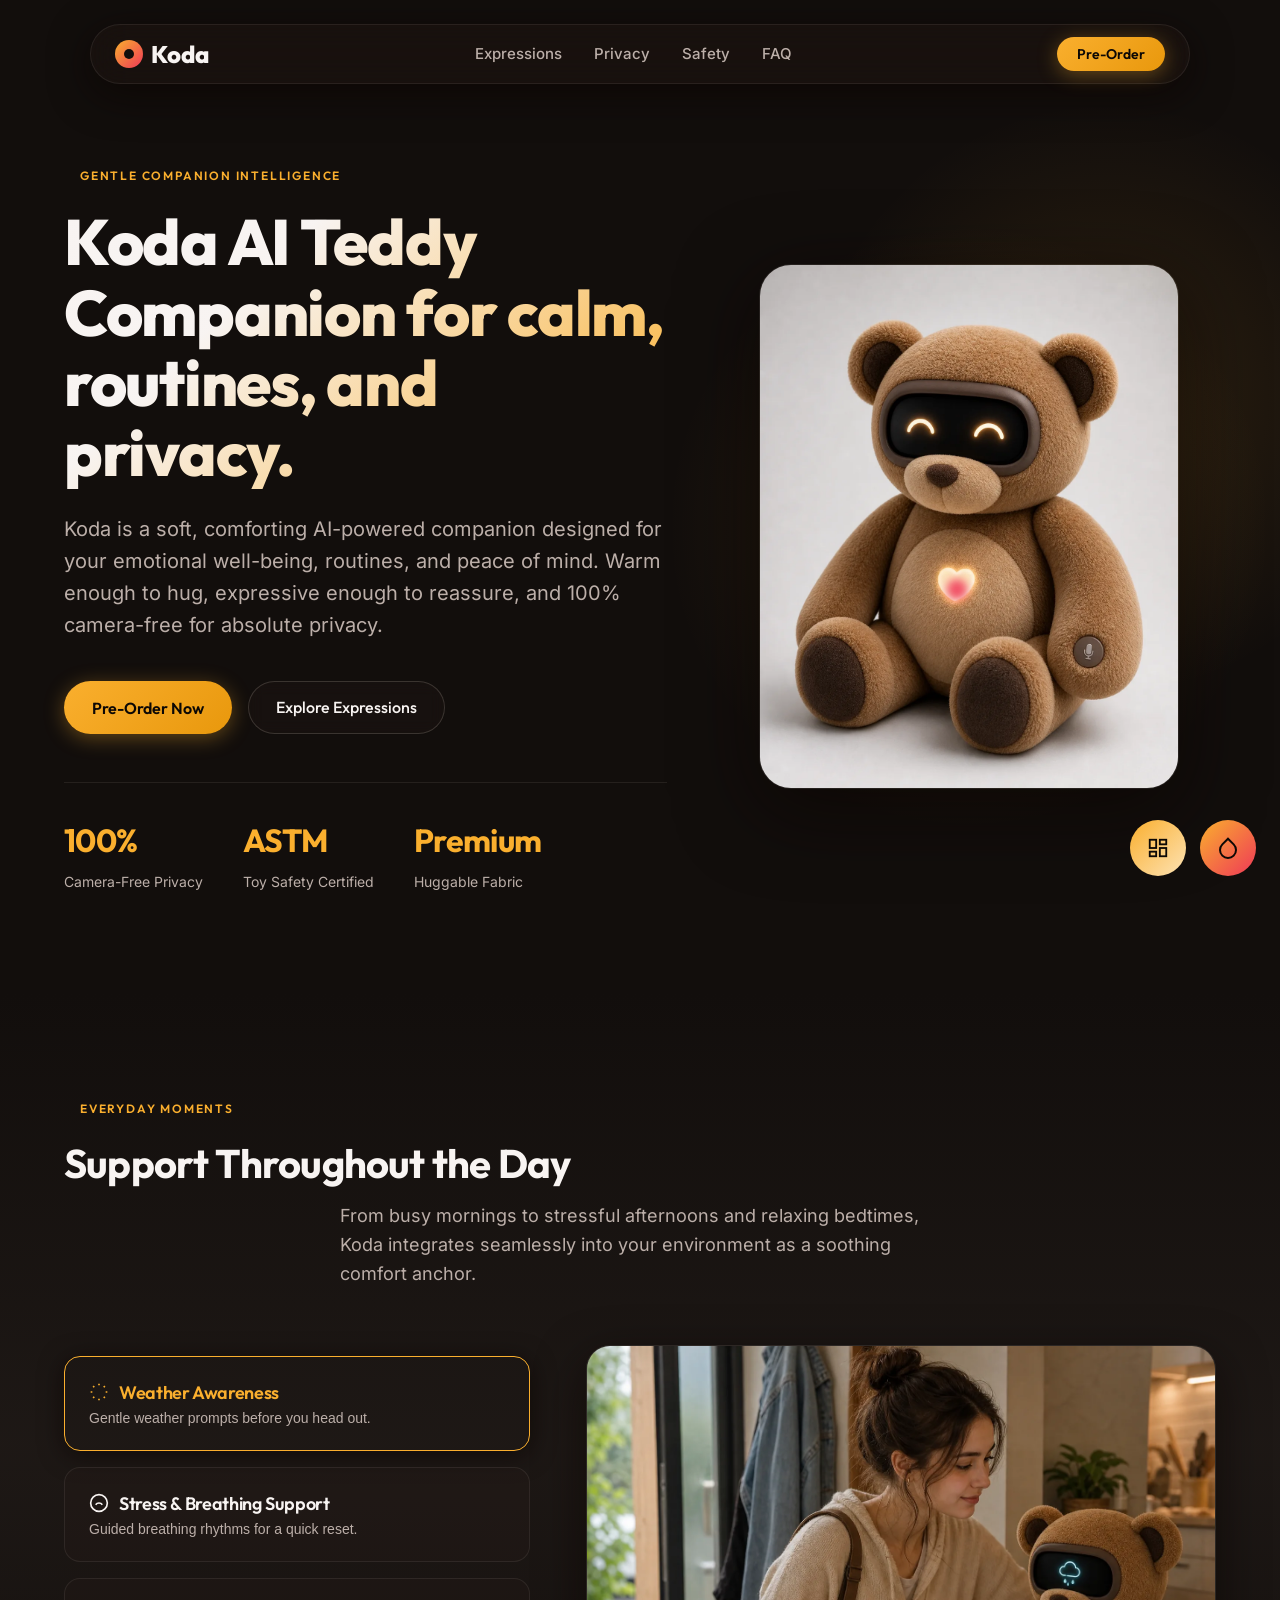
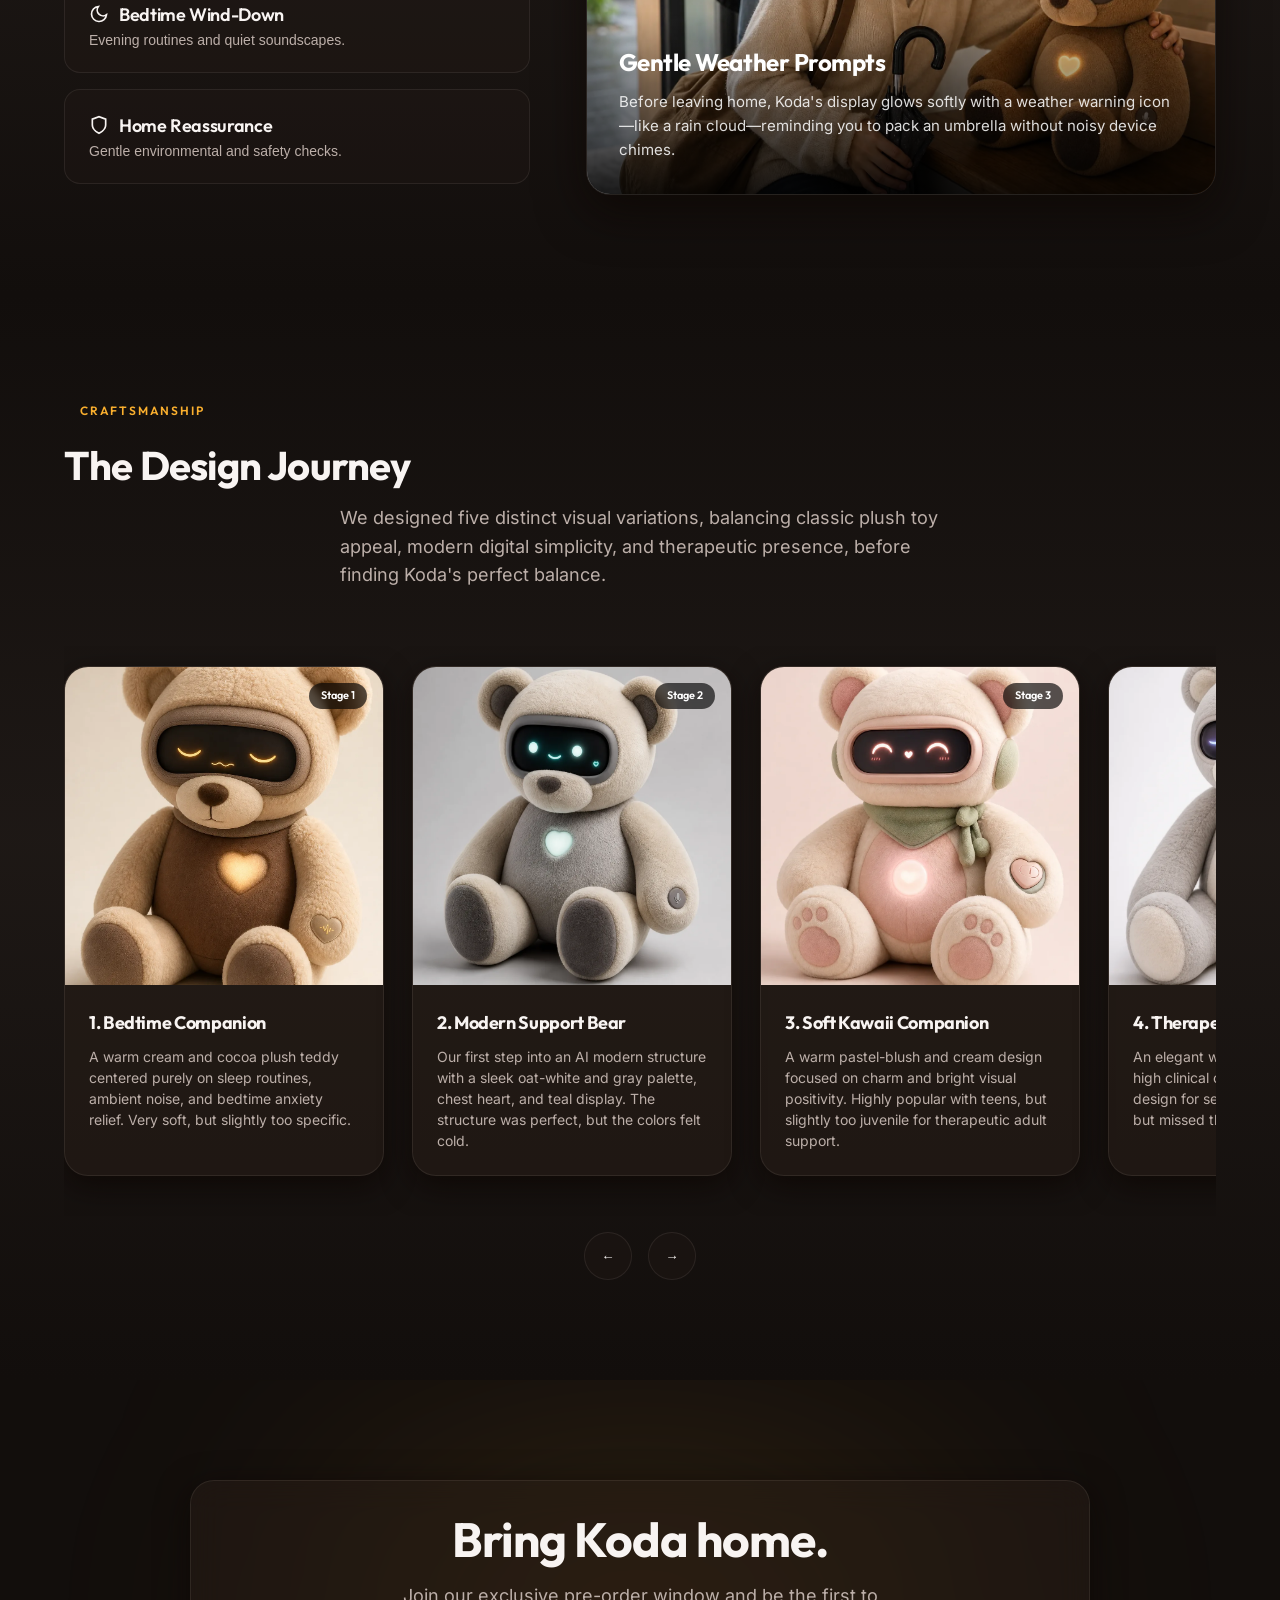
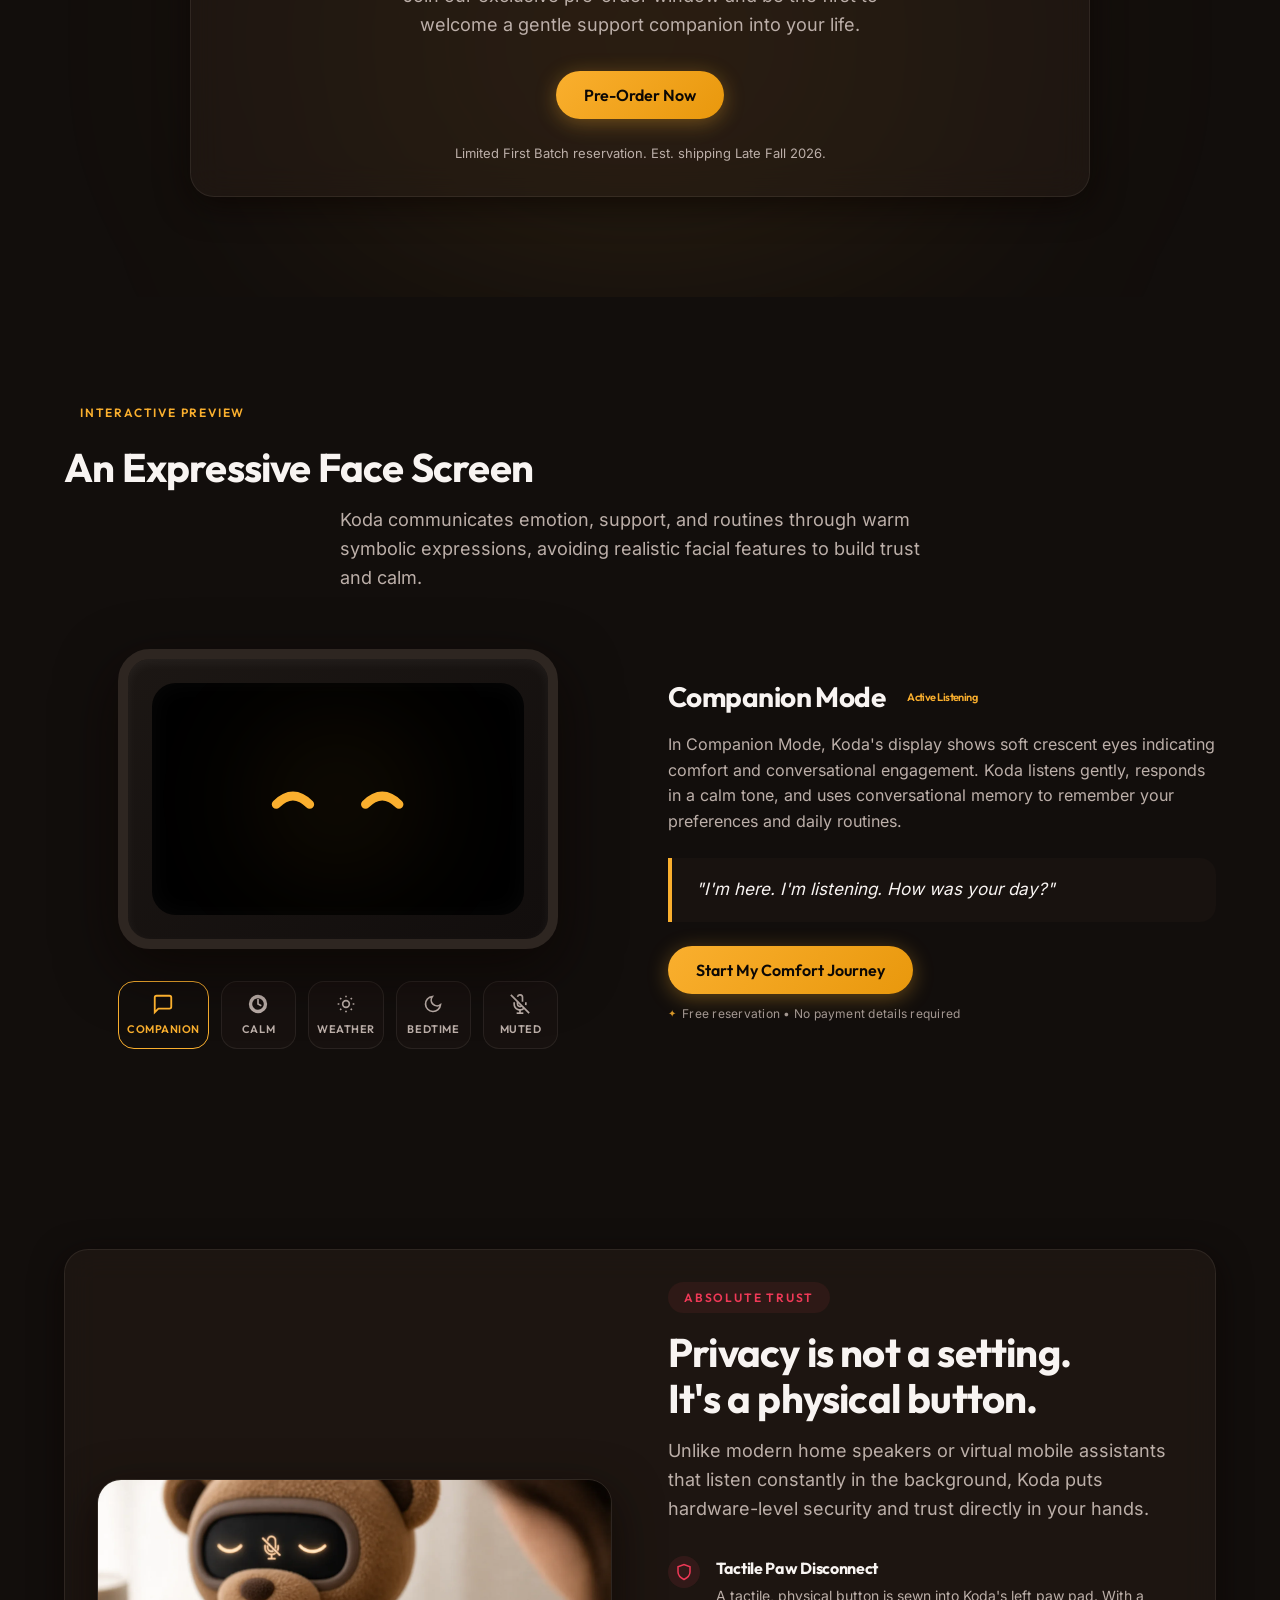
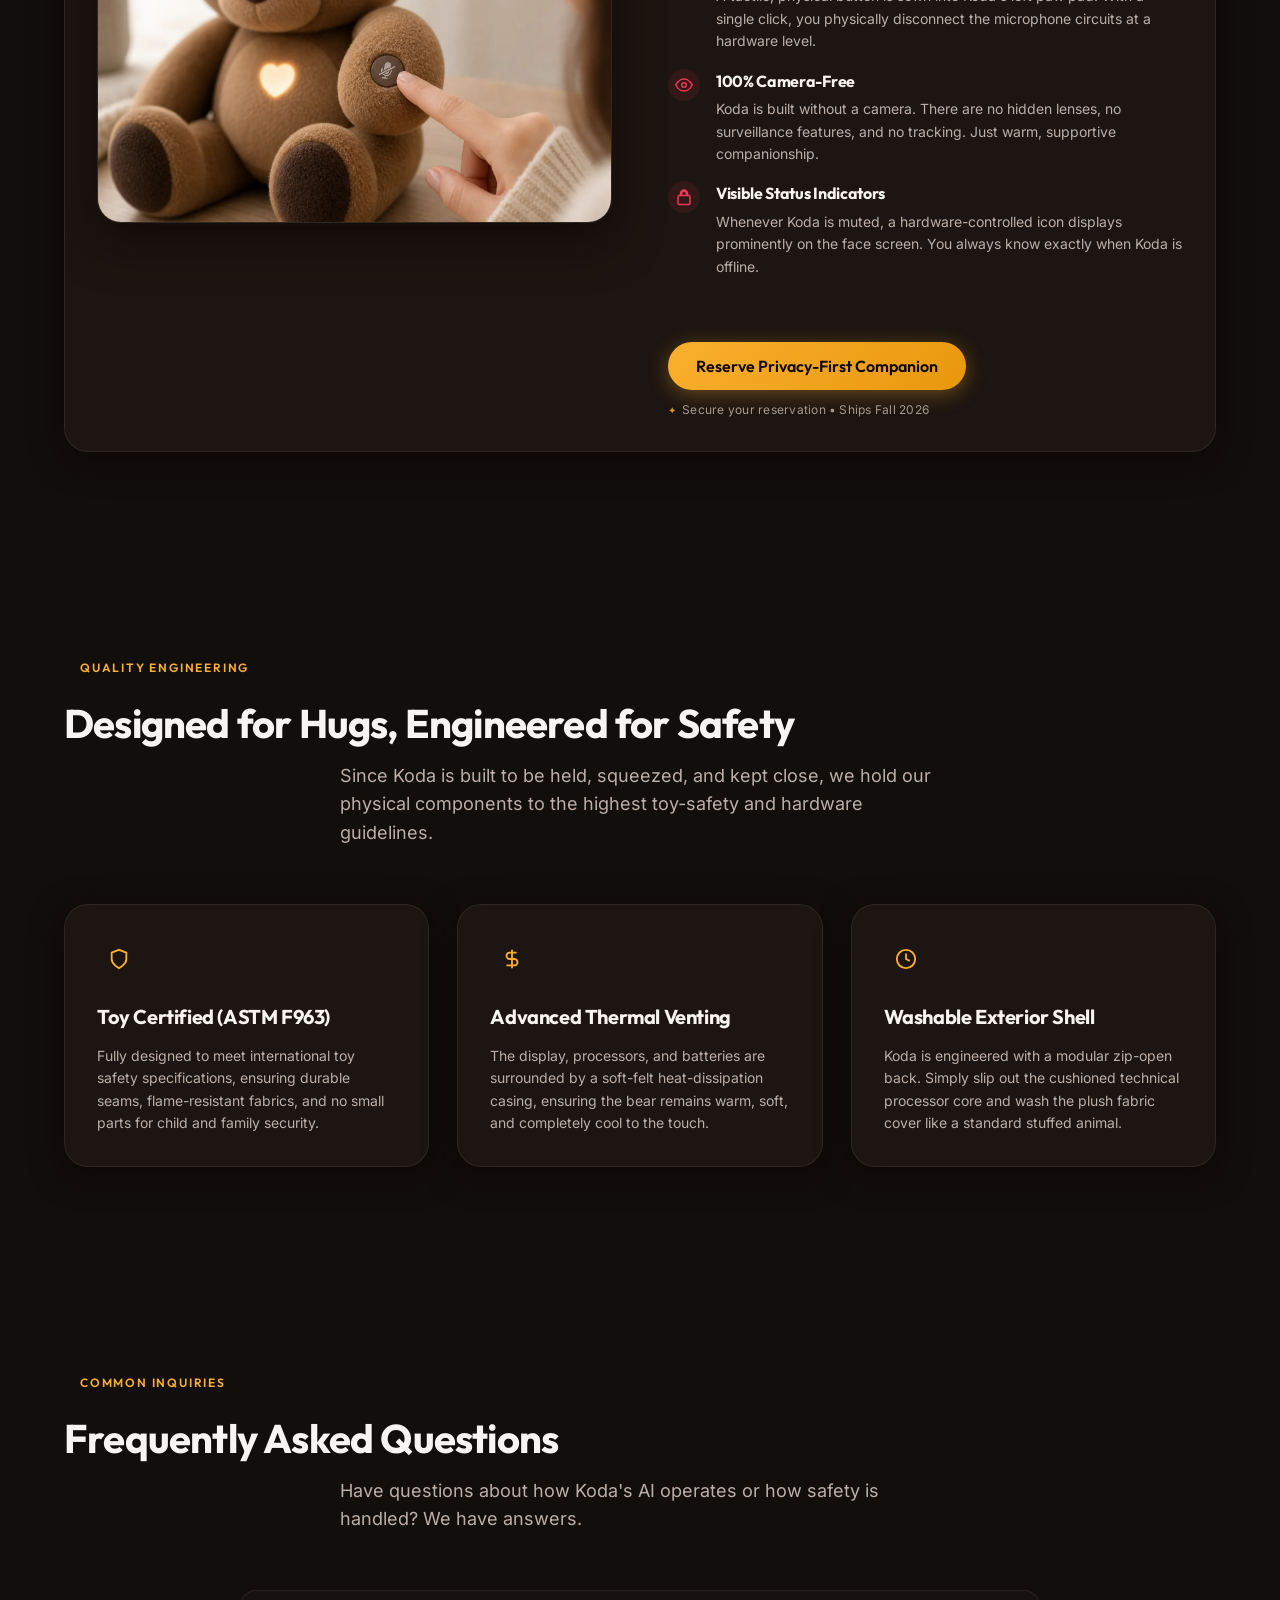
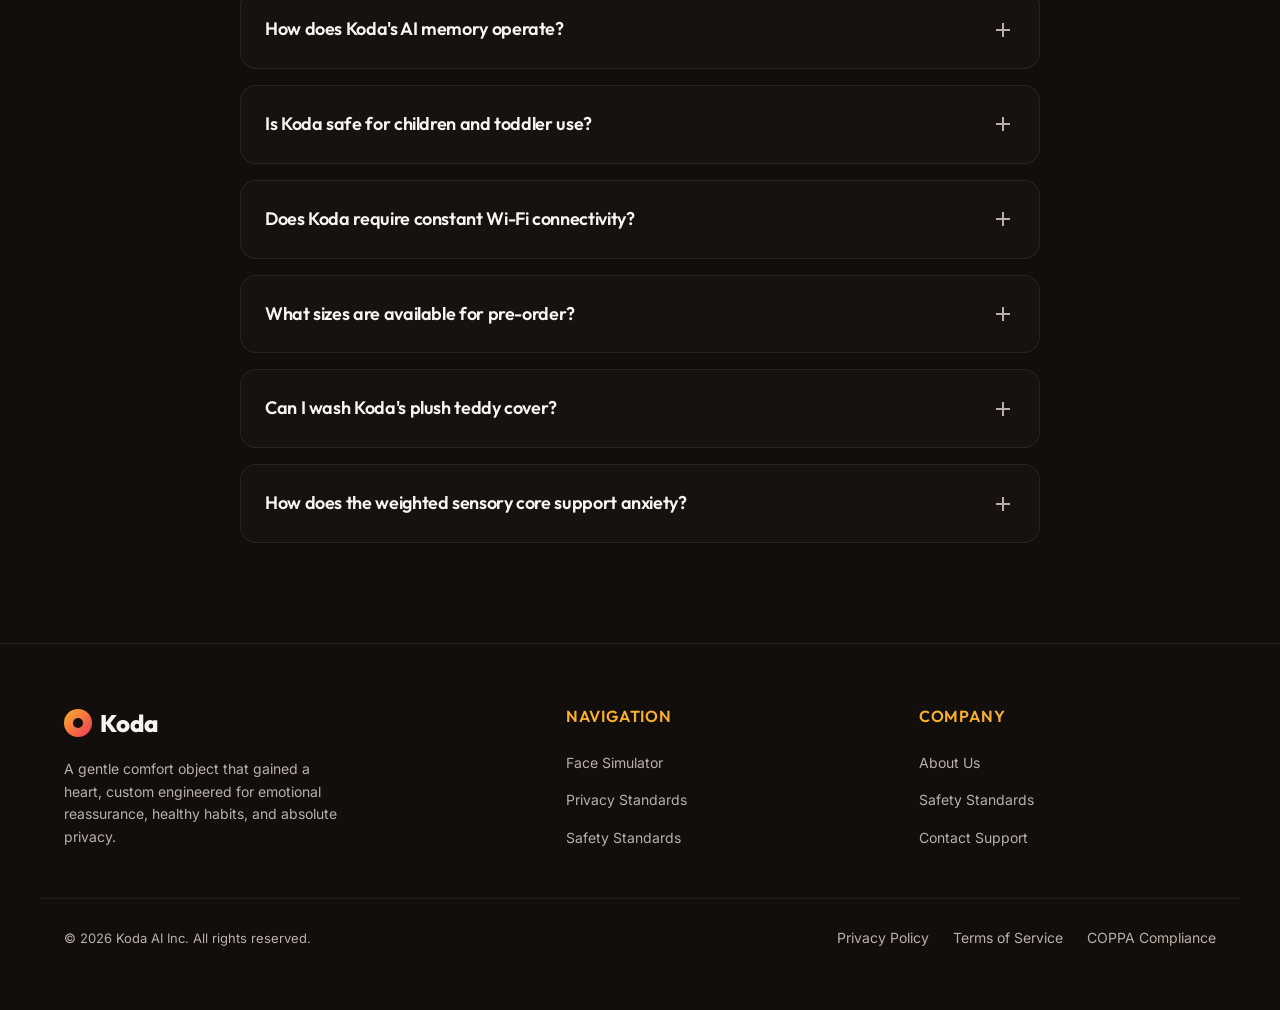
<file: index.html>
<!DOCTYPE html>
<html lang="en">
<head>
  <meta charset="UTF-8">
  <meta name="viewport" content="width=device-width, initial-scale=1.0">
  <title>Koda AI Teddy Companion | Privacy-First Smart Plush Bear</title>
  
  <!-- SEO Meta Tags -->
  <meta name="description" content="Meet Koda, a camera-free AI teddy companion for emotional support, calming routines, bedtime wind-down, and privacy-first everyday reassurance.">
  <meta name="robots" content="index, follow">
  <link rel="canonical" href="https://alexgorcha.github.io/aicourse1-project2/">
  
  <!-- Open Graph / Facebook -->
  <meta property="og:type" content="website">
  <meta property="og:url" content="https://alexgorcha.github.io/aicourse1-project2/">
  <meta property="og:title" content="Koda AI Teddy Companion | Privacy-First Smart Plush Bear">
  <meta property="og:description" content="A warm, comforting AI plush companion that helps you feel heard, reminded, and reassured. Camera-free with a physical privacy button.">
  <meta property="og:image" content="https://alexgorcha.github.io/aicourse1-project2/product_design_images/05-modern-support-bear-classic-brown-happy-eyes.webp">
  <meta property="og:image:alt" content="Koda, a classic brown camera-free AI teddy companion with a face screen and glowing heart">
  
  <!-- Twitter -->
  <meta name="twitter:card" content="summary_large_image">
  <meta name="twitter:title" content="Koda AI Teddy Companion | Privacy-First Smart Plush Bear">
  <meta name="twitter:description" content="A warm, comforting AI plush companion that helps you feel heard, reminded, and reassured. Camera-free with a physical privacy button.">
  <meta name="twitter:image" content="https://alexgorcha.github.io/aicourse1-project2/product_design_images/05-modern-support-bear-classic-brown-happy-eyes.webp">
  <meta name="twitter:image:alt" content="Koda, a classic brown camera-free AI teddy companion with a face screen and glowing heart">

  <!-- Preload Styling for INP and LCP performance -->
  <link rel="preload" href="assets/fonts/fonts.css" as="style">
  <link rel="preload" href="index.css" as="style">
  <link rel="preload" href="product_design_images/05-modern-support-bear-classic-brown-happy-eyes.webp" as="image" fetchpriority="high">
  <link rel="stylesheet" href="assets/fonts/fonts.css">
  <link rel="stylesheet" href="index.css">
  <script type="application/ld+json">
  {
    "@context": "https://schema.org",
    "@graph": [
      {
        "@type": "Organization",
        "@id": "https://alexgorcha.github.io/aicourse1-project2/#organization",
        "name": "Koda AI",
        "url": "https://alexgorcha.github.io/aicourse1-project2/",
        "logo": "https://alexgorcha.github.io/aicourse1-project2/product_design_images/05-modern-support-bear-classic-brown-happy-eyes.webp"
      },
      {
        "@type": "Product",
        "@id": "https://alexgorcha.github.io/aicourse1-project2/#product",
        "name": "Koda AI Teddy Companion",
        "brand": {
          "@type": "Brand",
          "name": "Koda"
        },
        "description": "Koda is a camera-free AI teddy companion designed for emotional support, calming routines, bedtime wind-down, and privacy-first everyday reassurance.",
        "image": [
          "https://alexgorcha.github.io/aicourse1-project2/product_design_images/05-modern-support-bear-classic-brown-happy-eyes.webp",
          "https://alexgorcha.github.io/aicourse1-project2/product_design_images/10-product-detail-privacy-button-muted.webp"
        ],
        "category": "Smart Plush Companion",
        "offers": {
          "@type": "Offer",
          "url": "https://alexgorcha.github.io/aicourse1-project2/",
          "priceCurrency": "USD",
          "price": "149",
          "availability": "https://schema.org/PreOrder",
          "itemCondition": "https://schema.org/NewCondition"
        }
      },
      {
        "@type": "FAQPage",
        "@id": "https://alexgorcha.github.io/aicourse1-project2/#faq",
        "mainEntity": [
          {
            "@type": "Question",
            "name": "How does Koda's AI memory operate?",
            "acceptedAnswer": {
              "@type": "Answer",
              "text": "Koda's conversational history is securely encrypted. By default, Koda stores companion data locally on its built-in solid-state module. Optional cloud sync can keep companion memory consistent across devices, with controls to view or delete data."
            }
          },
          {
            "@type": "Question",
            "name": "Is Koda safe for children and toddler use?",
            "acceptedAnswer": {
              "@type": "Answer",
              "text": "Koda is designed with child and family safety requirements in mind, including durable construction, no visible camera, optional parent controls, child profiles, conversation filters, and local-only support modes."
            }
          },
          {
            "@type": "Question",
            "name": "Does Koda require constant Wi-Fi connectivity?",
            "acceptedAnswer": {
              "@type": "Answer",
              "text": "No. Koda can handle breathing cues, bedtime soundscapes, visual screens, and basic supportive remarks locally. Advanced conversational features and weather or security reminders require Wi-Fi connectivity."
            }
          },
          {
            "@type": "Question",
            "name": "What sizes are available for pre-order?",
            "acceptedAnswer": {
              "@type": "Answer",
              "text": "Koda is launching with a Bedside Companion size at 12 inches and a Travel Companion size at 8 inches."
            }
          },
          {
            "@type": "Question",
            "name": "Can I wash Koda's plush teddy cover?",
            "acceptedAnswer": {
              "@type": "Answer",
              "text": "Yes. Koda is designed with a modular zip-open back so the technical core can be removed before washing the plush fabric cover."
            }
          },
          {
            "@type": "Question",
            "name": "How does the weighted sensory core support anxiety?",
            "acceptedAnswer": {
              "@type": "Answer",
              "text": "Koda uses an integrated weighted lower core to provide calming deep-pressure-style comfort similar to the physical anchoring people seek from weighted blankets."
            }
          }
        ]
      }
    ]
  }
  </script>
</head>
<body class="theme-cocoa layout-a">

  <!-- ==========================================
       NAVIGATION BAR (Shared)
       ========================================== -->
  <header class="navbar">
    <div class="nav-container">
      <a href="#" class="logo" id="nav-logo">
        <div class="logo-icon"></div>
        <span>Koda</span>
      </a>
      <nav class="nav-links">
        <a href="#simulator" class="nav-link" id="link-simulator">Expressions</a>
        <a href="#privacy" class="nav-link" id="link-privacy">Privacy</a>
        <a href="#safety" class="nav-link" id="link-safety">Safety</a>
        <a href="#faq" class="nav-link" id="link-faq">FAQ</a>
        <button class="btn-primary open-preorder-btn mobile-menu-cta" style="margin-top: 8px; width: 100%;">Pre-Order Now</button>
      </nav>
      <button class="btn-primary nav-cta open-preorder-btn" id="btn-nav-cta">Pre-Order</button>
      <button class="nav-mobile-toggle" id="btn-mobile-toggle" aria-label="Toggle Menu">☰</button>
    </div>
  </header>

  <main>
    
    <!-- ==========================================
         LAYOUT A ONLY: THE STORYTELLER
         ========================================== -->
    
    <!-- Hero A -->
    <section class="hero layout-a-only" id="hero-a">
      <div class="container hero-grid">
        <div class="hero-content">
          <span class="section-tag" id="hero-tag">Gentle Companion Intelligence</span>
          <h1 class="hero-headline" id="hero-title">Koda AI Teddy Companion for calm, routines, and privacy.</h1>
          <p class="hero-description" id="hero-desc">
            Koda is a soft, comforting AI-powered companion designed for your emotional well-being, routines, and peace of mind. Warm enough to hug, expressive enough to reassure, and 100% camera-free for absolute privacy.
          </p>
          <div class="hero-actions">
            <button class="btn-primary open-preorder-btn" id="btn-hero-primary">Pre-Order Now</button>
            <a href="#simulator" class="btn-secondary" id="btn-hero-secondary">Explore Expressions</a>
          </div>
          <div class="hero-stats">
            <div class="stat-item">
              <h3 id="stat-privacy">100%</h3>
              <p>Camera-Free Privacy</p>
            </div>
            <div class="stat-item">
              <h3 id="stat-safety">ASTM</h3>
              <p>Toy Safety Certified</p>
            </div>
            <div class="stat-item">
              <h3 id="stat-fabric">Premium</h3>
              <p>Huggable Fabric</p>
            </div>
          </div>
        </div>
        <div class="hero-media-wrapper">
          <div class="hero-glowing-backdrop"></div>
          <div class="teddy-container">
            <img src="product_design_images/05-modern-support-bear-classic-brown-happy-eyes.webp" alt="Koda: The Modern Support Bear in Classic Brown" class="teddy-hero-image" id="hero-teddy-img" width="1122" height="1402" fetchpriority="high">
            <div class="teddy-glowing-heart-pulse" id="hero-heart-pulse"></div>
          </div>
        </div>
      </div>
    </section>

    <!-- Lifestyle Use Cases A -->
    <section class="usecases layout-a-only" id="usecases">
      <div class="container">
        <span class="section-tag">Everyday Moments</span>
        <h2 class="section-title">Support Throughout the Day</h2>
        <p class="section-subtitle">From busy mornings to stressful afternoons and relaxing bedtimes, Koda integrates seamlessly into your environment as a soothing comfort anchor.</p>
        
        <div class="usecase-layout">
          <div class="usecase-selectors">
            <button class="usecase-btn active" data-index="0" id="btn-usecase-0">
              <h3 class="usecase-btn-title">
                <svg width="20" height="20" viewBox="0 0 24 24" fill="none" stroke="currentColor" stroke-width="2"><path d="M12 2v2M4.93 4.93l1.41 1.41M20 12h2M17.66 6.34l1.41-1.41M12 20v2M6.34 17.66l-1.41 1.41M2 12h2M19.07 19.07l-1.41-1.41"></path></svg>
                Weather Awareness
              </h3>
              <p class="usecase-btn-summary">Gentle weather prompts before you head out.</p>
            </button>
            
            <button class="usecase-btn" data-index="1" id="btn-usecase-1">
              <h3 class="usecase-btn-title">
                <svg width="20" height="20" viewBox="0 0 24 24" fill="none" stroke="currentColor" stroke-width="2"><circle cx="12" cy="12" r="10"></circle><path d="M8 14s1.5-2 4-2 4 2 4 2M9 9h.01M15 9h.01"></path></svg>
                Stress & Breathing Support
              </h3>
              <p class="usecase-btn-summary">Guided breathing rhythms for a quick reset.</p>
            </button>
            
            <button class="usecase-btn" data-index="2" id="btn-usecase-2">
              <h3 class="usecase-btn-title">
                <svg width="20" height="20" viewBox="0 0 24 24" fill="none" stroke="currentColor" stroke-width="2"><path d="M21 12.79A9 9 0 1 1 11.21 3 7 7 0 0 0 21 12.79z"></path></svg>
                Bedtime Wind-Down
              </h3>
              <p class="usecase-btn-summary">Evening routines and quiet soundscapes.</p>
            </button>
            
            <button class="usecase-btn" data-index="3" id="btn-usecase-3">
              <h3 class="usecase-btn-title">
                <svg width="20" height="20" viewBox="0 0 24 24" fill="none" stroke="currentColor" stroke-width="2"><path d="M12 22s8-4 8-10V5l-8-3-8 3v7c0 6 8 10 8 10z"></path></svg>
                Home Reassurance
              </h3>
              <p class="usecase-btn-summary">Gentle environmental and safety checks.</p>
            </button>
          </div>
          
          <div class="usecase-display">
            <!-- Slide 1 -->
            <div class="usecase-slide active" data-slide="0">
              <img src="product_design_images/06-lifestyle-weather-rain-alert.webp" alt="Koda showing weather rain alert" class="usecase-img" width="1535" height="1024" loading="lazy">
              <div class="usecase-info-overlay">
                <h4 class="usecase-info-title">Gentle Weather Prompts</h4>
                <p class="usecase-info-desc">Before leaving home, Koda's display glows softly with a weather warning icon—like a rain cloud—reminding you to pack an umbrella without noisy device chimes.</p>
              </div>
            </div>
            
            <!-- Slide 2 -->
            <div class="usecase-slide" data-slide="1">
              <img src="product_design_images/08-lifestyle-work-stress-breathing.webp" alt="Breathing support with Koda during a stressful workday" class="usecase-img" width="1536" height="1024" loading="lazy">
              <div class="usecase-info-overlay">
                <h4 class="usecase-info-title">Guided Calming Waves</h4>
                <p class="usecase-info-desc">During stressful work moments, Koda displays calm, sleeping closed eyes and slow, glowing chest waves. By matching your breathing to the glowing pattern, you can enjoy a gentle emotional reset.</p>
              </div>
            </div>
            
            <!-- Slide 3 -->
            <div class="usecase-slide" data-slide="2">
              <img src="product_design_images/09-lifestyle-bedtime-sleepy-display.webp" alt="Bedtime wind down with Koda" class="usecase-img" width="1122" height="1402" loading="lazy">
              <div class="usecase-info-overlay">
                <h4 class="usecase-info-title">Bedtime Routines & Wind-Down</h4>
                <p class="usecase-info-desc">During your evening wind-down, Koda displays sleepy eyes and a night star. Koda supports decompression with sleep readiness prompts, quiet bedtime journaling prompts, or gentle ambient soundscapes.</p>
              </div>
            </div>
            
            <!-- Slide 4 -->
            <div class="usecase-slide" data-slide="3">
              <img src="product_design_images/07-lifestyle-security-worried-eyes.webp" alt="Home security concern alert shown on Koda's screen" class="usecase-img" width="1536" height="1024" loading="lazy">
              <div class="usecase-info-overlay">
                <h4 class="usecase-info-title">Gentle Safety Reminders</h4>
                <p class="usecase-info-desc">In the evening, Koda sits as a comforting guardian. If connected to a security sensor, Koda displays subtle worried eyes to signal an unlocked door or an open window—alerting you calmly, without creating panic.</p>
              </div>
            </div>
          </div>
        </div>
      </div>
    </section>

    <!-- Visual Gallery A -->
    <section class="gallery layout-a-only" id="gallery">
      <div class="container">
        <span class="section-tag">Craftsmanship</span>
        <h2 class="section-title">The Design Journey</h2>
        <p class="section-subtitle">We designed five distinct visual variations, balancing classic plush toy appeal, modern digital simplicity, and therapeutic presence, before finding Koda's perfect balance.</p>
        
        <div class="gallery-carousel-wrapper">
          <div class="gallery-carousel" id="design-carousel">
            <!-- Slide 1: Concept 1 -->
            <div class="gallery-card" id="card-concept-1">
              <div class="gallery-img-box">
                <span class="gallery-tag">Stage 1</span>
                <img src="product_design_images/01-calm-bedtime-companion.webp" alt="Concept 1: Calm Bedtime Companion" width="1024" height="1536" loading="lazy">
              </div>
              <div class="gallery-content">
                <h3 class="gallery-title">1. Bedtime Companion</h3>
                <p class="gallery-desc">A warm cream and cocoa plush teddy centered purely on sleep routines, ambient noise, and bedtime anxiety relief. Very soft, but slightly too specific.</p>
              </div>
            </div>
            <!-- Slide 2: Concept 2 -->
            <div class="gallery-card" id="card-concept-2">
              <div class="gallery-img-box">
                <span class="gallery-tag">Stage 2</span>
                <img src="product_design_images/02-modern-emotional-support-bear.webp" alt="Concept 2: Modern Emotional Support Bear" width="1122" height="1402" loading="lazy">
              </div>
              <div class="gallery-content">
                <h3 class="gallery-title">2. Modern Support Bear</h3>
                <p class="gallery-desc">Our first step into an AI modern structure with a sleek oat-white and gray palette, chest heart, and teal display. The structure was perfect, but the colors felt cold.</p>
              </div>
            </div>
            <!-- Slide 3: Concept 3 -->
            <div class="gallery-card" id="card-concept-3">
              <div class="gallery-img-box">
                <span class="gallery-tag">Stage 3</span>
                <img src="product_design_images/03-soft-kawaii-companion.webp" alt="Concept 3: Soft Kawaii Companion" width="1024" height="1536" loading="lazy">
              </div>
              <div class="gallery-content">
                <h3 class="gallery-title">3. Soft Kawaii Companion</h3>
                <p class="gallery-desc">A warm pastel-blush and cream design focused on charm and bright visual positivity. Highly popular with teens, but slightly too juvenile for therapeutic adult support.</p>
              </div>
            </div>
            <!-- Slide 4: Concept 4 -->
            <div class="gallery-card" id="card-concept-4">
              <div class="gallery-img-box">
                <span class="gallery-tag">Stage 4</span>
                <img src="product_design_images/04-premium-therapeutic-plush-device.webp" alt="Concept 4: Premium Therapeutic Plush Device" width="1024" height="1535" loading="lazy">
              </div>
              <div class="gallery-content">
                <h3 class="gallery-title">4. Therapeutic Plush</h3>
                <p class="gallery-desc">An elegant wellness concept boasting high clinical credibility and minimalist design for sensory relief. Felt premium, but missed the traditional teddy warmth.</p>
              </div>
            </div>
            <!-- Slide 5: Standard chosen Concept 5 -->
            <div class="gallery-card selected-concept" id="card-concept-5">
              <div class="gallery-img-box">
                <span class="gallery-tag">Final Direction</span>
                <img src="product_design_images/05-modern-support-bear-classic-brown-happy-eyes.webp" alt="Concept 5: Modern Support Bear in Classic Brown" width="1122" height="1402" loading="lazy">
              </div>
              <div class="gallery-content">
                <h3 class="gallery-title">5. Classic Brown (Chosen)</h3>
                <p class="gallery-desc">Our final selected model. Integrates the modern face-screen bezel and paw buttons of Concept 2 into a classic, comforting honey-brown plush body that adults and kids love.</p>
              </div>
            </div>
          </div>
          <!-- Slider Controls -->
          <div class="carousel-controls">
            <button class="carousel-btn" id="carousel-left" aria-label="Previous Design">←</button>
            <button class="carousel-btn" id="carousel-right" aria-label="Next Design">→</button>
          </div>
        </div>
      </div>
    </section>

    <!-- Bottom CTA A -->
    <section class="cta-banner layout-a-only">
      <div class="container">
        <div class="glass-card cta-card">
          <h2 class="cta-title">Bring Koda home.</h2>
          <p class="cta-desc">Join our exclusive pre-order window and be the first to welcome a gentle support companion into your life.</p>
          <button class="btn-primary open-preorder-btn" id="btn-cta-submit">Pre-Order Now</button>
          <p class="cta-tagline">Limited First Batch reservation. Est. shipping Late Fall 2026.</p>
        </div>
      </div>
    </section>


    <!-- ==========================================
         LAYOUT B ONLY: SENSORY & WELLNESS FOCUS
         ========================================== -->
    
    <!-- Hero B -->
    <section class="hero-wellness layout-b-only" id="hero-b">
      <div class="container hero-wellness-centered">
        <span class="section-tag">A Quiet Space in a Loud World</span>
        <h1 class="hero-wellness-title">Koda sensory support plush for calm daily routines.</h1>
        <p class="hero-wellness-desc">
          Designed not as a voice assistant or a surveillance speaker, but as a sensory comfort anchor. Koda pairs the traditional emotional reassurance of a weighted plush teddy bear with gentle companion intelligence to help you breathe, wind down, and disconnect.
        </p>
        <div class="hero-wellness-actions">
          <button class="btn-primary open-preorder-btn" id="btn-wellness-hero-primary">Start Your Comfort Journey</button>
          <span class="cta-microcopy" style="margin-top: 10px;">Free reservation • Ships Late Fall 2026</span>
        </div>
        
        <div class="hero-wellness-image-box">
          <div class="hero-glowing-backdrop" style="opacity: 0.65;"></div>
          <!-- Weighted calming scene -->
          <img src="product_design_images/08-lifestyle-work-stress-breathing.webp" alt="Using Koda for stress and breathing support" class="hero-wellness-image" width="1536" height="1024">
        </div>
      </div>
    </section>

    <!-- Sensory Benefits Grid B -->
    <section class="benefits-wellness layout-b-only" id="wellness-features">
      <div class="container">
        <span class="section-tag">The Calming Science</span>
        <h2 class="section-title" style="text-align: center;">Crafted for Calming Sensory Stimulation</h2>
        <p class="section-subtitle">Every inch of Koda is custom-engineered to engage tactile, thermal, and visual calm, alleviating daily anxiety through physical anchoring.</p>
        
        <div class="benefits-grid">
          <div class="glass-card benefit-card">
            <h3 class="benefit-card-title">Weighted Calming Core</h3>
            <p class="benefit-card-desc">Weighted inner sensory glass micro-beads are distributed inside the teddy's lower body, simulating the deep pressure touch (DPT) of a weighted blanket to lower heart rates.</p>
          </div>
          
          <div class="glass-card benefit-card">
            <h3 class="benefit-card-title">Natural Thermal Warmth</h3>
            <p class="benefit-card-desc">An inside thermal venting plate runs at a constant, comfortable 98°F, giving the plush cover the lifelike warmth of a real cuddling pet without hot spots.</p>
          </div>
          
          <div class="glass-card benefit-card">
            <h3 class="benefit-card-title">Guided Pacing Lights</h3>
            <p class="benefit-card-desc">The glowing chest heart pulses in perfect 4-7-8 breathing cycles. Matching your physical breath to Koda's soft chest glow anchors anxiety during work stress or bedtime.</p>
          </div>
          
          <div class="glass-card benefit-card">
            <h3 class="benefit-card-title">Zero Clinical Metal</h3>
            <p class="benefit-card-desc">Constructed with a fabric-first casing, recessed matte bezels, and highly cushioned seams. There are no metallic edges or visible camera lenses to feel intrusive.</p>
          </div>
        </div>
      </div>
    </section>

    <!-- Bottom CTA B -->
    <section class="cta-banner-wellness layout-b-only" style="padding: 100px 0;">
      <div class="container">
        <div class="glass-card cta-card-wellness" style="max-width: 800px; margin: 0 auto; text-align: center; padding: 48px;">
          <h2 class="cta-title" style="font-size: 36px; margin-bottom: 12px;">Restore physical and mental peace.</h2>
          <p class="cta-desc" style="max-width: 500px; margin: 0 auto 28px auto;">Reserve your sensory support companion today. Limited Fall reservation batch is now open.</p>
          <button class="btn-primary open-preorder-btn">Reserve My Sensory Bear</button>
          <p class="cta-tagline" style="margin-top: 16px;">✦ Risk-free reservation • No initial payment required today ✦</p>
        </div>
      </div>
    </section>


    <!-- ==========================================
         LAYOUT C ONLY: DTC HIGH-CONVERSION & SPLIT
         ========================================== -->
    
    <!-- Hero C -->
    <section class="hero-dtc layout-c-only" id="hero-c">
      <div class="container hero-dtc-grid">
        <div class="hero-dtc-content">
          <span class="hero-dtc-badge">🔥 Limited Pre-Orders Active</span>
          <h1 class="hero-dtc-headline">Pre-order Koda, the camera-free AI teddy bear companion.</h1>
          <p class="hero-dtc-desc">
            Koda is the world's first soft AI-powered teddy designed to relieve anxiety, establish healthy routines, and protect your privacy. No cameras, no surveillance speakers—just cozy emotional support.
          </p>
          
          <!-- Direct High-converting signup in hero -->
          <div class="glass-card hero-signup-card">
            <h3 class="hero-signup-title">Reserve Your First Batch Koda</h3>
            <p class="hero-signup-desc">Claim your free reservation today (Est. shipping Late Fall 2026). $0 initial down payment.</p>
            <form class="hero-signup-form" id="dtc-hero-form">
              <input class="form-input hero-signup-input" type="email" id="dtc-hero-email" placeholder="Enter your email address" required>
              <button class="btn-primary hero-signup-btn" type="submit">Reserve in 1-Click</button>
            </form>
            <div class="hero-signup-trust">✓ 100% Privacy Promised • Free Reservation</div>
          </div>
        </div>
        
        <div class="hero-dtc-media">
          <div class="hero-glowing-backdrop"></div>
          <div class="teddy-container-dtc">
            <img src="product_design_images/05-modern-support-bear-classic-brown-happy-eyes.webp" alt="Classic Brown Modern Support Bear" class="teddy-hero-image" width="1122" height="1402">
            <div class="teddy-glowing-heart-pulse"></div>
            <!-- DTC Price highlight -->
            <div class="dtc-price-tag-badge">
              <span>First Batch Only</span>
              <strong>$149</strong>
            </div>
          </div>
        </div>
      </div>
    </section>

    <!-- Pebble-style Comparison Table C -->
    <section class="comparison-dtc layout-c-only" id="dtc-comparison">
      <div class="container">
        <span class="section-tag" style="display: block; margin: 0 auto 16px auto; width: fit-content;">The Koda Advantage</span>
        <h2 class="section-title" style="text-align: center;">How Koda Redefines Smart Companionship</h2>
        <p class="section-subtitle">Most home assistants are rigid, non-huggable speakers designed for surveillance. Classic toys lack active emotional care. Koda merges physical softness with private intellect.</p>
        
        <div class="comparison-table-wrapper">
          <table class="dtc-table">
            <thead>
              <tr>
                <th>Product Feature</th>
                <th>Standard Smart Speaker</th>
                <th>Traditional Stuffed Bear</th>
                <th class="table-koda-col">Koda Support Bear</th>
              </tr>
            </thead>
            <tbody>
              <tr>
                <td><strong>Huggability & Comfort</strong></td>
                <td>❌ Cold hard plastic</td>
                <td>✓ Soft but static</td>
                <td class="table-koda-col">✓ weighted & ultra-soft</td>
              </tr>
              <tr>
                <td><strong>Active Listening & Support</strong></td>
                <td>✓ Conversational</td>
                <td>❌ Silent</td>
                <td class="table-koda-col">✓ Warm, calm intelligence</td>
              </tr>
              <tr>
                <td><strong>100% Camera-Free</strong></td>
                <td>❌ surveillance threat</td>
                <td>✓ Safe</td>
                <td class="table-koda-col">✓ 100% Camera-Free Promise</td>
              </tr>
              <tr>
                <td><strong>Physical Mic Disconnect</strong></td>
                <td>❌ Virtual setting only</td>
                <td>✓ Safe</td>
                <td class="table-koda-col">✓ Physical tactile paw button</td>
              </tr>
              <tr>
                <td><strong>Guided Sensory Calming</strong></td>
                <td>❌ Noisy alerts</td>
                <td>❌ No interaction</td>
                <td class="table-koda-col">✓ Pulses breathing lights</td>
              </tr>
            </tbody>
          </table>
        </div>
      </div>
    </section>

    <!-- Bundle Pricing Selector C -->
    <section class="pricing-dtc layout-c-only" id="dtc-bundles">
      <div class="container">
        <span class="section-tag">Limited Pre-Order Bundles</span>
        <h2 class="section-title">Select Your Pre-Order Bundle</h2>
        <p class="section-subtitle">No payment is required today. Select a bundle below to lock in your discount pricing for late Fall shipping.</p>
        
        <div class="bundles-grid">
          <!-- Bundle 1 -->
          <div class="glass-card bundle-box">
            <span class="bundle-badge">Most Popular</span>
            <h3 class="bundle-name">Bedside Companion (12")</h3>
            <p class="bundle-tagline">Perfect size for desk, nightstand, and cuddling.</p>
            <div class="bundle-price">
              <span class="price-amount">$149</span>
              <span class="price-discount">Save $30 (MSRP $179)</span>
            </div>
            <ul class="bundle-bullets">
              <li>✦ Weighted Calming Core inside</li>
              <li>✦ 98°F Natural Body Heat emulated</li>
              <li>✦ Physical microphone paw button</li>
              <li>✦ ASTM F963 Toy Safety certified</li>
            </ul>
            <button class="btn-primary open-preorder-btn" style="width: 100%;">Reserve Bedside Bear</button>
          </div>
          
          <!-- Bundle 2 -->
          <div class="glass-card bundle-box">
            <h3 class="bundle-name">Travel Companion (8")</h3>
            <p class="bundle-tagline">Compact, travel-ready with an integrated shoulder strap.</p>
            <div class="bundle-price">
              <span class="price-amount">$99</span>
              <span class="price-discount">Save $20 (MSRP $119)</span>
            </div>
            <ul class="bundle-bullets">
              <li>✦ Lightweight compact sensory plush</li>
              <li>✦ Built-in flexible travel pack strap</li>
              <li>✦ Local offline-memory companion mode</li>
              <li>✦ Fully machine-washable shell</li>
            </ul>
            <button class="btn-primary open-preorder-btn" style="width: 100%;">Reserve Travel Bear</button>
          </div>
          
          <!-- Bundle 3 -->
          <div class="glass-card bundle-box" style="border-color: var(--accent);">
            <span class="bundle-badge" style="background: var(--accent); color: #000;">Best Value</span>
            <h3 class="bundle-name">Comfort Suite Bundle</h3>
            <p class="bundle-tagline">Get both companions—one for the home and one for the road.</p>
            <div class="bundle-price">
              <span class="price-amount">$219</span>
              <span class="price-discount">Save $79 (Combined MSRP $298)</span>
            </div>
            <ul class="bundle-bullets">
              <li>✦ 1x Bedside Companion Bear (12")</li>
              <li>✦ 1x Travel Companion Bear (8")</li>
              <li>✦ Free Premium Travel Casing included</li>
              <li>✦ Lifetime offline local AI core upgrade</li>
            </ul>
            <button class="btn-primary open-preorder-btn" style="width: 100%;">Reserve Comfort Suite</button>
          </div>
        </div>
      </div>
    </section>


    <!-- ==========================================
         SHARED INTERACTIVE BLOCKS (Across Layouts)
         ========================================== -->

    <!-- Face Simulator (Shared) -->
    <section class="simulator" id="simulator">
      <div class="container">
        <span class="section-tag">Interactive Preview</span>
        <h2 class="section-title">An Expressive Face Screen</h2>
        <p class="section-subtitle">Koda communicates emotion, support, and routines through warm symbolic expressions, avoiding realistic facial features to build trust and calm.</p>
        
        <div class="simulator-grid">
          <div class="sim-interface">
            <div class="sim-display-bezel">
              <div class="sim-screen">
                <div class="sim-screen-glow" id="screen-glow" style="background: radial-gradient(circle, rgba(249, 172, 47, 0.4) 0%, rgba(0,0,0,0) 70%);"></div>
                
                <svg class="sim-screen-svg" viewBox="0 0 200 120" xmlns="http://www.w3.org/2000/svg" id="screen-svg">
                  <g id="screen-shapes">
                    <path class="screen-element" d="M 45,65 Q 60,50 75,65" stroke="var(--accent)" stroke-width="8" stroke-linecap="round" fill="none" />
                    <path class="screen-element" d="M 125,65 Q 140,50 155,65" stroke="var(--accent)" stroke-width="8" stroke-linecap="round" fill="none" />
                  </g>
                </svg>
              </div>
            </div>
            
            <div class="sim-controls">
              <button class="sim-btn active" data-mode="companion" id="btn-mode-companion">
                <svg viewBox="0 0 24 24"><path d="M21 15a2 2 0 0 1-2 2H7l-4 4V5a2 2 0 0 1 2-2h14a2 2 0 0 1 2 2z"></path></svg>
                Companion
              </button>
              <button class="sim-btn" data-mode="calm" id="btn-mode-calm">
                <svg viewBox="0 0 24 24"><path d="M12 2a10 10 0 1 0 10 10A10 10 0 0 0 12 2zm0 18a8 8 0 1 1 8-8 8 8 0 0 1-8 8z"></path><path d="M12 6v6l4 2"></path></svg>
                Calm
              </button>
              <button class="sim-btn" data-mode="weather" id="btn-mode-weather">
                <svg viewBox="0 0 24 24"><path d="M12 2v2M4.93 4.93l1.41 1.41M20 12h2M17.66 6.34l1.41-1.41M12 20v2M6.34 17.66l-1.41 1.41M2 12h2M19.07 19.07l-1.41-1.41M16 12a4 4 0 1 1-8 0 4 4 0 0 1 8 0z"></path></svg>
                Weather
              </button>
              <button class="sim-btn" data-mode="bedtime" id="btn-mode-bedtime">
                <svg viewBox="0 0 24 24"><path d="M21 12.79A9 9 0 1 1 11.21 3 7 7 0 0 0 21 12.79z"></path></svg>
                Bedtime
              </button>
              <button class="sim-btn" data-mode="muted" id="btn-mode-muted">
                <svg viewBox="0 0 24 24"><line x1="1" y1="1" x2="23" y2="23"></line><path d="M9 9v3a3 3 0 0 0 5.12 2.12M15 9.34V4a3 3 0 0 0-5.94-.6"></path><path d="M17 16.95A7 7 0 0 1 5 12v-2m14 0v2a7 7 0 0 1-.11 1.23"></path><line x1="12" y1="19" x2="12" y2="23"></line><line x1="8" y1="23" x2="16" y2="23"></line></svg>
                Muted
              </button>
            </div>
          </div>
          
          <div class="sim-desc-card">
            <h3 class="sim-desc-title" id="sim-title">
              <span>Companion Mode</span>
              <span class="sim-desc-badge" id="sim-badge">Active Listening</span>
            </h3>
            <p class="sim-desc-text" id="sim-text">
              In Companion Mode, Koda's display shows soft crescent eyes indicating comfort and conversational engagement. Koda listens gently, responds in a calm tone, and uses conversational memory to remember your preferences and daily routines.
            </p>
            <div class="sim-quote-box" id="sim-quote" style="margin-bottom: 24px;">
              "I'm here. I'm listening. How was your day?"
            </div>
            <div class="cta-block-inline" style="align-items: flex-start; margin-top: 24px;">
              <button class="btn-primary open-preorder-btn" id="btn-sim-cta">Start My Comfort Journey</button>
              <span class="cta-microcopy">Free reservation • No payment details required</span>
            </div>
          </div>
        </div>
      </div>
    </section>

    <!-- Privacy Spotlight (Shared) -->
    <section class="privacy" id="privacy">
      <div class="container">
        <div class="glass-card privacy-card">
          <div class="privacy-image-wrapper">
            <img src="product_design_images/10-product-detail-privacy-button-muted.webp" alt="Physical tactile microphone privacy disconnect button on Koda's paw" width="1535" height="1024" loading="lazy">
          </div>
          <div class="privacy-content">
            <span class="section-tag" style="background: hsl(350, 85%, 60%, 0.08); color: var(--accent-heart); border-color: hsl(350, 85%, 60%, 0.15)">Absolute Trust</span>
            <h2 class="section-title">Privacy is not a setting.<br>It's a physical button.</h2>
            <p class="section-subtitle" style="margin: 0 0 24px 0; text-align: left;">Unlike modern home speakers or virtual mobile assistants that listen constantly in the background, Koda puts hardware-level security and trust directly in your hands.</p>
            
            <div class="privacy-pill-list">
              <div class="privacy-pill-item">
                <div class="privacy-icon-wrapper" style="background: hsl(350, 85%, 60%, 0.1); color: var(--accent-heart);">
                  <svg width="18" height="18" viewBox="0 0 24 24" fill="none" stroke="currentColor" stroke-width="2"><path d="M12 22s8-4 8-10V5l-8-3-8 3v7c0 6 8 10 8 10z"></path></svg>
                </div>
                <div>
                  <h4>Tactile Paw Disconnect</h4>
                  <p>A tactile, physical button is sewn into Koda's left paw pad. With a single click, you physically disconnect the microphone circuits at a hardware level.</p>
                </div>
              </div>
              
              <div class="privacy-pill-item">
                <div class="privacy-icon-wrapper" style="background: hsl(350, 85%, 60%, 0.1); color: var(--accent-heart);">
                  <svg width="18" height="18" viewBox="0 0 24 24" fill="none" stroke="currentColor" stroke-width="2"><path d="M1 12s4-8 11-8 11 8 11 8-4 8-11 8-11-8-11-8z"></path><circle cx="12" cy="12" r="3"></circle></svg>
                </div>
                <div>
                  <h4>100% Camera-Free</h4>
                  <p>Koda is built without a camera. There are no hidden lenses, no surveillance features, and no tracking. Just warm, supportive companionship.</p>
                </div>
              </div>
              
              <div class="privacy-pill-item" style="margin-bottom: 24px;">
                <div class="privacy-icon-wrapper" style="background: hsl(350, 85%, 60%, 0.1); color: var(--accent-heart);">
                  <svg width="18" height="18" viewBox="0 0 24 24" fill="none" stroke="currentColor" stroke-width="2"><path d="M18 10h-1.25V7.5a4.75 4.75 0 0 0-9.5 0V10H6a2 2 0 0 0-2 2v8a2 2 0 0 0 2 2h12a2 2 0 0 0 2-2v-8a2 2 0 0 0-2-2zM8.75 7.5a3.25 3.25 0 0 1 6.5 0V10h-6.5V7.5z"></path></svg>
                </div>
                <div>
                  <h4>Visible Status Indicators</h4>
                  <p>Whenever Koda is muted, a hardware-controlled icon displays prominently on the face screen. You always know exactly when Koda is offline.</p>
                </div>
              </div>
            </div>
            
            <div class="cta-block-inline" style="align-items: flex-start;">
              <button class="btn-primary open-preorder-btn" id="btn-privacy-cta">Reserve Privacy-First Companion</button>
              <span class="cta-microcopy">Secure your reservation • Ships Fall 2026</span>
            </div>
          </div>
        </div>
      </div>
    </section>

    <!-- Safety & Quality (Shared) -->
    <section class="safety" id="safety">
      <div class="container">
        <span class="section-tag">Quality Engineering</span>
        <h2 class="section-title">Designed for Hugs, Engineered for Safety</h2>
        <p class="section-subtitle">Since Koda is built to be held, squeezed, and kept close, we hold our physical components to the highest toy-safety and hardware guidelines.</p>
        
        <div class="safety-grid">
          <div class="glass-card safety-box">
            <div class="safety-icon">
              <svg width="22" height="22" viewBox="0 0 24 24" fill="none" stroke="currentColor" stroke-width="2"><path d="M12 22s8-4 8-10V5l-8-3-8 3v7c0 6 8 10 8 10z"></path></svg>
            </div>
            <h3 class="safety-title">Toy Certified (ASTM F963)</h3>
            <p class="safety-text">Fully designed to meet international toy safety specifications, ensuring durable seams, flame-resistant fabrics, and no small parts for child and family security.</p>
          </div>
          
          <div class="glass-card safety-box">
            <div class="safety-icon">
              <svg width="22" height="22" viewBox="0 0 24 24" fill="none" stroke="currentColor" stroke-width="2"><path d="M12 2v20M17 5H9.5a3.5 3.5 0 0 0 0 7h5a3.5 3.5 0 0 1 0 7H6"></path></svg>
            </div>
            <h3 class="safety-title">Advanced Thermal Venting</h3>
            <p class="safety-text">The display, processors, and batteries are surrounded by a soft-felt heat-dissipation casing, ensuring the bear remains warm, soft, and completely cool to the touch.</p>
          </div>
          
          <div class="glass-card safety-box">
            <div class="safety-icon">
              <svg width="22" height="22" viewBox="0 0 24 24" fill="none" stroke="currentColor" stroke-width="2"><path d="M12 2a10 10 0 0 1 10 10c0 5.523-4.477 10-10 10S2 17.523 2 12a10 10 0 0 1 10-10z"></path><path d="M12 6v6l4 2"></path></svg>
            </div>
            <h3 class="safety-title">Washable Exterior Shell</h3>
            <p class="safety-text">Koda is engineered with a modular zip-open back. Simply slip out the cushioned technical processor core and wash the plush fabric cover like a standard stuffed animal.</p>
          </div>
        </div>
      </div>
    </section>

    <!-- FAQ Accordion (Shared) -->
    <section class="faq" id="faq">
      <div class="container">
        <span class="section-tag">Common Inquiries</span>
        <h2 class="section-title">Frequently Asked Questions</h2>
        <p class="section-subtitle">Have questions about how Koda's AI operates or how safety is handled? We have answers.</p>
        
        <div class="faq-wrapper">
          <!-- FAQ 1 -->
          <div class="faq-item">
            <div class="faq-header">
              <h3 class="faq-question">How does Koda's AI memory operate?</h3>
              <svg class="faq-icon" viewBox="0 0 24 24"><line x1="12" y1="5" x2="12" y2="19"></line><line x1="5" y1="12" x2="19" y2="12"></line></svg>
            </div>
            <div class="faq-content">
              <div class="faq-answer">
                Koda's conversational history is securely encrypted. By default, Koda stores your companion data locally on its built-in solid-state module. If you opt-in, Koda can securely sync companion memory to your personal cloud so it remains consistent across multiple sizes or device replacements, giving you 100% control to view or delete data at any time.
              </div>
            </div>
          </div>
          
          <!-- FAQ 2 -->
          <div class="faq-item">
            <div class="faq-header">
              <h3 class="faq-question">Is Koda safe for children and toddler use?</h3>
              <svg class="faq-icon" viewBox="0 0 24 24"><line x1="12" y1="5" x2="12" y2="19"></line><line x1="5" y1="12" x2="19" y2="12"></line></svg>
            </div>
            <div class="faq-content">
              <div class="faq-answer">
                Yes! While Koda is extremely popular with young women and sensitive adults, Koda meets all stringent CPSC age-determination and ASTM F963 toy safety regulations. An optional parent-control app is available to lock child profiles, filter conversations, and enforce strictly offline, local-only support modes.
              </div>
            </div>
          </div>
          
          <!-- FAQ 3 -->
          <div class="faq-item">
            <div class="faq-header">
              <h3 class="faq-question">Does Koda require constant Wi-Fi connectivity?</h3>
              <svg class="faq-icon" viewBox="0 0 24 24"><line x1="12" y1="5" x2="12" y2="19"></line><line x1="5" y1="12" x2="19" y2="12"></line></svg>
            </div>
            <div class="faq-content">
              <div class="faq-answer">
                No. Koda has a local offline-processor that handles breathing cues, basic bedtime soundscapes, visual screens, and a small library of supportive comforting remarks. Advanced conversational features and weather/security reminders require Wi-Fi connectivity.
              </div>
            </div>
          </div>
          
          <!-- FAQ 4 -->
          <div class="faq-item">
            <div class="faq-header">
              <h3 class="faq-question">What sizes are available for pre-order?</h3>
              <svg class="faq-icon" viewBox="0 0 24 24"><line x1="12" y1="5" x2="12" y2="19"></line><line x1="5" y1="12" x2="19" y2="12"></line></svg>
            </div>
            <div class="faq-content">
              <div class="faq-answer">
                We are launching with two premium physical sizes:
                <br>1. <strong>Bedside Companion (12 inches):</strong> The perfect size for sitting on your nightstand, desk, or holding securely during stressful moments (default).
                <br>2. <strong>Travel Companion (8 inches):</strong> A lighter, compact size equipped with an integrated travel strap—perfect for carrying inside backpacks and taking on long flights or trips.
              </div>
            </div>
          </div>

          <!-- FAQ 5 -->
          <div class="faq-item">
            <div class="faq-header">
              <h3 class="faq-question">Can I wash Koda's plush teddy cover?</h3>
              <svg class="faq-icon" viewBox="0 0 24 24"><line x1="12" y1="5" x2="12" y2="19"></line><line x1="5" y1="12" x2="19" y2="12"></line></svg>
            </div>
            <div class="faq-content">
              <div class="faq-answer">
                Yes! Koda is engineered with a modular zip-open back. Simply slide open the hidden zipper, slip out the cushioned technical processor core and batteries, and wash the soft fabric teddy cover in a standard washing machine (gentle cycle, cold water). Lay flat to dry, then slide the core back in.
              </div>
            </div>
          </div>

          <!-- FAQ 6 -->
          <div class="faq-item">
            <div class="faq-header">
              <h3 class="faq-question">How does the weighted sensory core support anxiety?</h3>
              <svg class="faq-icon" viewBox="0 0 24 24"><line x1="12" y1="5" x2="12" y2="19"></line><line x1="5" y1="12" x2="19" y2="12"></line></svg>
            </div>
            <div class="faq-content">
              <div class="faq-answer">
                Koda features an integrated weighted lower core containing hypoallergenic glass micro-beads. This simulates Deep Pressure Touch (DPT)—the same clinical mechanism utilized in weighted blankets and deep-pressure therapy. The weighted pressure triggers the release of serotonin and dopamine while reducing cortisol (stress hormones), aiding physical calm during panic moments or before sleep.
              </div>
            </div>
          </div>
        </div>
      </div>
    </section>

  </main>

  <!-- ==========================================
       FOOTER (Shared)
       ========================================== -->
  <footer>
    <div class="container footer-grid">
      <div class="footer-brand">
        <a href="#" class="logo">
          <div class="logo-icon"></div>
          <span>Koda</span>
        </a>
        <p>A gentle comfort object that gained a heart, custom engineered for emotional reassurance, healthy habits, and absolute privacy.</p>
      </div>
      <div>
        <h4 class="footer-nav-title">Navigation</h4>
        <ul class="footer-nav-links">
          <li><a href="#simulator" class="footer-nav-link">Face Simulator</a></li>
          <li><a href="#privacy" class="footer-nav-link">Privacy Standards</a></li>
          <li><a href="#safety" class="footer-nav-link">Safety Standards</a></li>
        </ul>
      </div>
      <div>
        <h4 class="footer-nav-title">Company</h4>
        <ul class="footer-nav-links">
          <li><a href="#" class="footer-nav-link">About Us</a></li>
          <li><a href="#" class="footer-nav-link">Safety Standards</a></li>
          <li><a href="#" class="footer-nav-link">Contact Support</a></li>
        </ul>
      </div>
    </div>
    <div class="container footer-copyright">
      <div>© 2026 Koda AI Inc. All rights reserved.</div>
      <div class="footer-legal-links">
        <a href="#" class="footer-nav-link">Privacy Policy</a>
        <a href="#" class="footer-nav-link">Terms of Service</a>
        <a href="#" class="footer-nav-link">COPPA Compliance</a>
      </div>
    </div>
  </footer>

  <!-- ==========================================
       PRE-ORDER MODAL DIALOG
       ========================================== -->
  <div class="modal-backdrop" id="preorder-modal" role="dialog" aria-modal="true" aria-labelledby="modal-title" aria-describedby="modal-desc" aria-hidden="true">
    <div class="glass-card modal-box">
      <button class="modal-close" id="modal-close-btn" aria-label="Close reservation dialog">✕</button>
      
      <!-- Signup Screen -->
      <div id="modal-signup-screen">
        <h3 class="modal-title" id="modal-title">Reserve Your Koda</h3>
        <p class="modal-desc" id="modal-desc">Secure your place in our limited first production run (shipping Late Fall 2026). No initial payment required today.</p>
        
        <form class="modal-form" id="preorder-form">
          <div class="form-group">
            <label class="form-label" for="form-name">Your Full Name</label>
            <input class="form-input" type="text" id="form-name" placeholder="Alex Morgan" required>
          </div>
          
          <div class="form-group">
            <label class="form-label" for="form-email">Email Address</label>
            <input class="form-input" type="email" id="form-email" placeholder="alex@example.com" required>
          </div>
          
          <div class="form-group">
            <label class="form-label" for="form-size">Select Size Preference</label>
            <select class="form-input" id="form-size" style="background-color: var(--bg-primary); border-color: var(--border-color-hover);">
              <option value="bedside" style="background-color: var(--bg-primary)">Bedside Companion (12") - $149</option>
              <option value="travel" style="background-color: var(--bg-primary)">Travel Companion (8") - $99</option>
            </select>
          </div>
          
          <button class="btn-primary" type="submit" style="margin-top: 8px;">Complete Free Reservation</button>
        </form>
      </div>

      <!-- Success Screen -->
      <div id="modal-success-screen" class="modal-success-screen">
        <div class="modal-success-icon">✓</div>
        <h3 class="modal-title">Reservation Confirmed!</h3>
        <p class="modal-desc" style="margin-top: 8px;">Thank you, <span id="success-name" style="font-weight: 600; color: var(--accent);">Alex</span>! We have reserved your Koda. We will email updates regarding manufacturing progress to <span id="success-email" style="font-weight: 500;">alex@example.com</span>.</p>
        <button class="btn-secondary" id="modal-done-btn" style="margin-top: 16px; width: 100%;">Return to Page</button>
      </div>
    </div>
  </div>

  <!-- ==========================================
       FLOATING CONFIGURATION WIDGETS
       ========================================== -->
  <div class="theme-widget-wrapper" style="bottom: 24px; right: 24px; display: flex; gap: 14px; flex-direction: row; align-items: flex-end;">
    
    <!-- Widget 1: Layout Selector -->
    <div class="layout-widget-container" style="display: flex; flex-direction: column; align-items: flex-end; position: relative;">
      <!-- Collapsible selector panel -->
      <div class="theme-panel" id="layout-selection-panel">
        <h4 class="theme-panel-title">Explore Landing Layouts</h4>
        <div class="theme-options">
          <button class="theme-option-btn active" data-layout="a" id="btn-layout-a">
            <span>A: Interactive Story</span>
            <span style="font-size: 10px; opacity: 0.65; font-weight: 400;">Product Focus</span>
          </button>
          <button class="theme-option-btn" data-layout="b" id="btn-layout-b">
            <span>B: Wellness Focus</span>
            <span style="font-size: 10px; opacity: 0.65; font-weight: 400;">Science & Sensory</span>
          </button>
          <button class="theme-option-btn" data-layout="c" id="btn-layout-c">
            <span>C: Direct DTC</span>
            <span style="font-size: 10px; opacity: 0.65; font-weight: 400;">Split Column & Table</span>
          </button>
        </div>
      </div>
      
      <!-- Floating toggle button -->
      <button class="theme-widget-toggle" id="layout-panel-toggle" aria-label="Choose Layout" style="background: linear-gradient(135deg, var(--accent) 0%, var(--accent-light) 100%);">
        <svg viewBox="0 0 24 24" fill="none" stroke="currentColor" stroke-width="2" style="width: 22px; height: 22px;"><rect x="3" y="3" width="7" height="9"></rect><rect x="14" y="3" width="7" height="5"></rect><rect x="14" y="12" width="7" height="9"></rect><rect x="3" y="16" width="7" height="5"></rect></svg>
      </button>
    </div>

    <!-- Widget 2: Theme Selector -->
    <div class="theme-widget-container" style="display: flex; flex-direction: column; align-items: flex-end; position: relative;">
      <!-- Collapsible selector panel -->
      <div class="theme-panel" id="theme-selection-panel">
        <h4 class="theme-panel-title">Explore Design Palettes</h4>
        <div class="theme-options">
          <button class="theme-option-btn active" data-theme="cocoa" id="btn-theme-cocoa">
            <span>Cozy Cocoa</span>
            <div class="theme-indicator-swatch swatch-cocoa">
              <div class="swatch-bg"></div>
              <div class="swatch-acc"></div>
            </div>
          </button>
          <button class="theme-option-btn" data-theme="oat" id="btn-theme-oat">
            <span>Nordic Oat</span>
            <div class="theme-indicator-swatch swatch-oat">
              <div class="swatch-bg"></div>
              <div class="swatch-acc"></div>
            </div>
          </button>
          <button class="theme-option-btn" data-theme="blush" id="btn-theme-blush">
            <span>Blush Kawaii</span>
            <div class="theme-indicator-swatch swatch-blush">
              <div class="swatch-bg"></div>
              <div class="swatch-acc"></div>
            </div>
          </button>
          <button class="theme-option-btn" data-theme="zen" id="btn-theme-zen">
            <span>Zen Therapy</span>
            <div class="theme-indicator-swatch swatch-zen">
              <div class="swatch-bg"></div>
              <div class="swatch-acc"></div>
            </div>
          </button>
        </div>
      </div>
      
      <!-- Floating toggle button -->
      <button class="theme-widget-toggle" id="theme-panel-toggle" aria-label="Choose Theme">
        <svg viewBox="0 0 24 24"><path d="M12 2.69l5.66 5.66a8 8 0 1 1-11.31 0z"></path></svg>
      </button>
    </div>

  </div>

  <!-- ==========================================
       STICKY BOTTOM CTA BAR (Shared)
       ========================================== -->
  <div class="sticky-cta-bar" id="sticky-bottom-bar">
    <div class="sticky-cta-info">
      <span class="sticky-cta-title">Koda Companion</span>
      <span class="sticky-cta-badge">Free Reservation</span>
    </div>
    <div class="sticky-cta-actions">
      <span class="cta-microcopy" style="margin: 0; padding: 0;">Ships Fall 2026</span>
      <button class="btn-primary sticky-cta-btn open-preorder-btn" id="btn-sticky-cta">Reserve Your Koda</button>
    </div>
  </div>

  <!-- Client-side Logic Script -->
  <script src="index.js" defer></script>
</body>
</html>
</file>
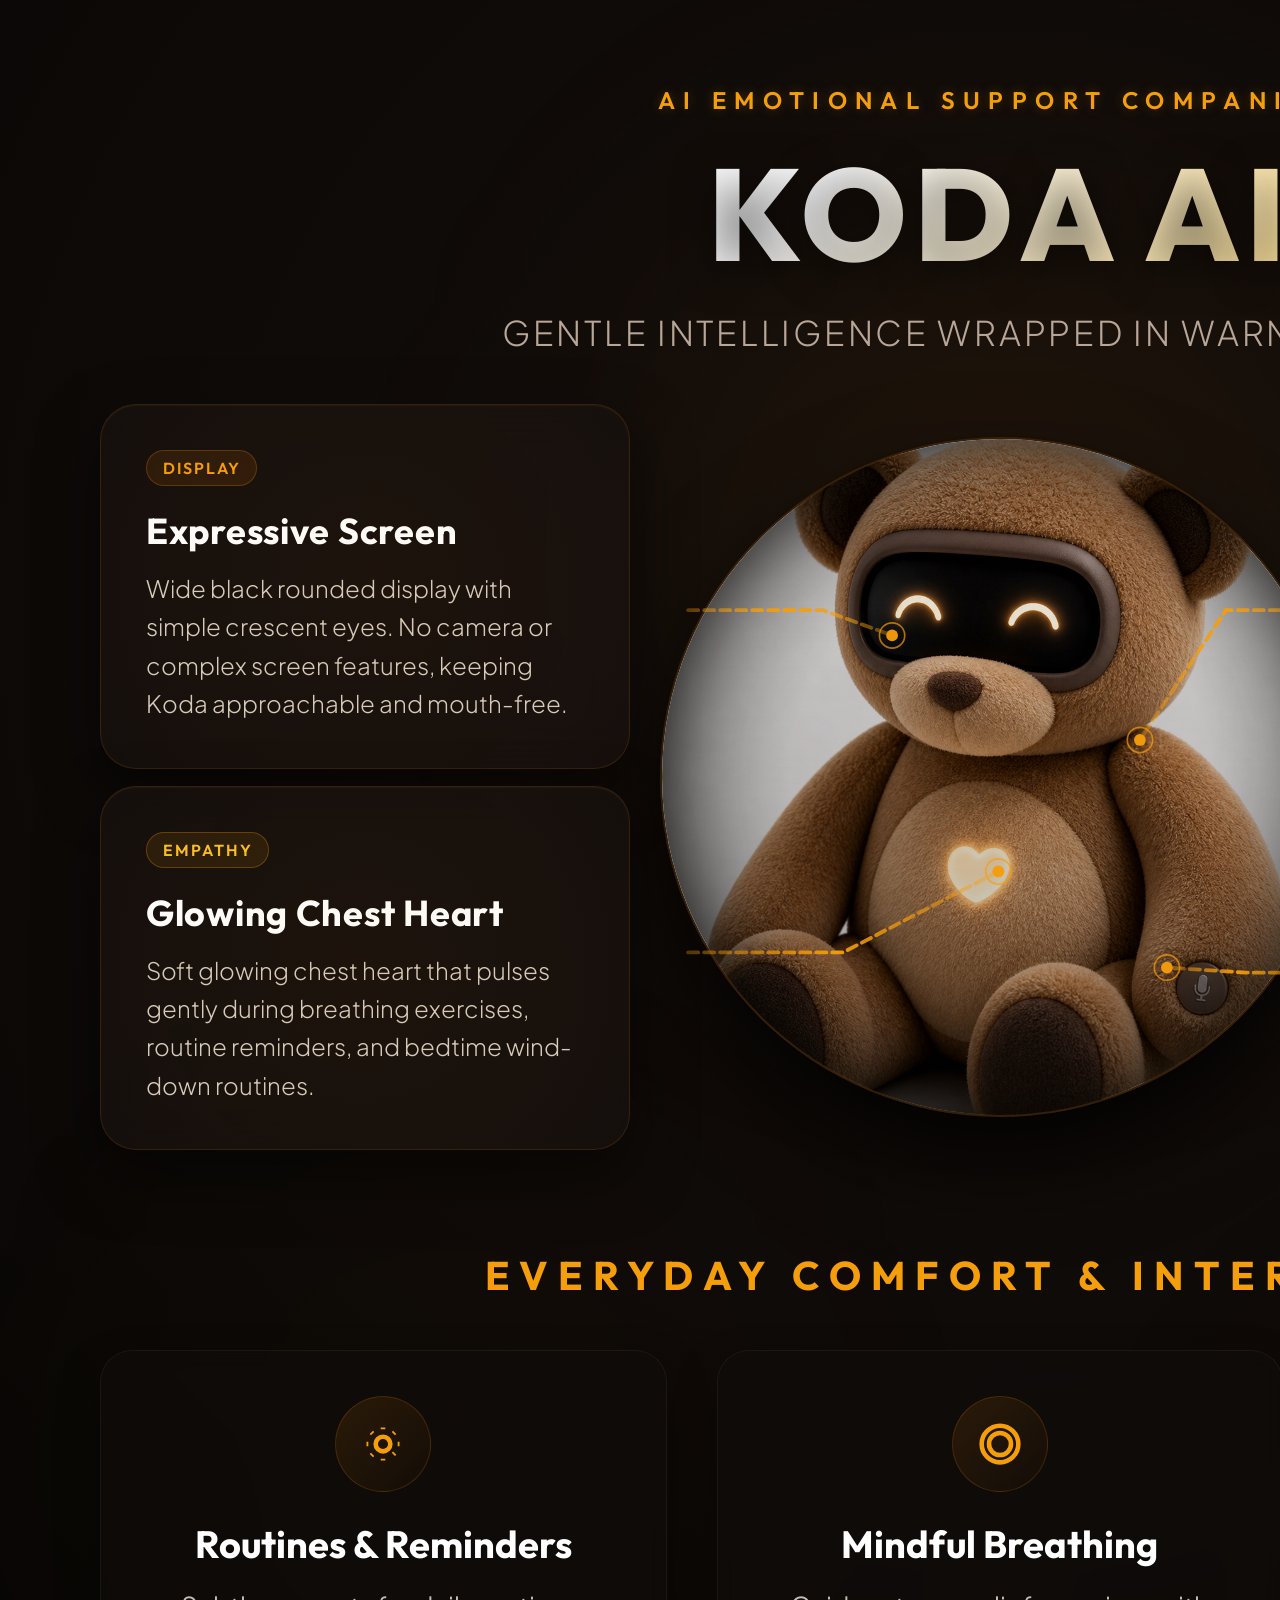
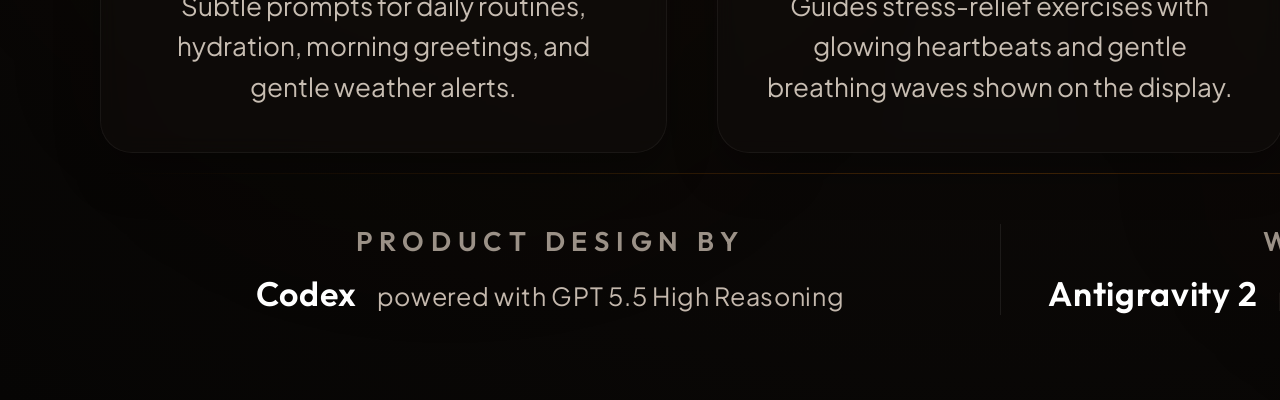
<file: poster.html>
<!DOCTYPE html>
<html lang="en">
<head>
  <meta charset="UTF-8">
  <meta name="viewport" content="width=device-width, initial-scale=1.0">
  <title>Koda AI - Infographic Poster</title>
  <link rel="preconnect" href="https://fonts.googleapis.com">
  <link rel="preconnect" href="https://fonts.gstatic.com" crossorigin>
  <link href="https://fonts.googleapis.com/css2?family=Outfit:wght@300;400;500;600;700;800&family=Plus+Jakarta+Sans:wght@300;400;500;600;700&display=swap" rel="stylesheet">
  <link rel="stylesheet" href="poster.css">
</head>
<body>
  <div class="poster-container">
    <!-- Decorative Glowing Background Orbs -->
    <div class="glow-orb orb-1"></div>
    <div class="glow-orb orb-2"></div>
    <div class="glow-orb orb-3"></div>

    <!-- Header Section -->
    <header class="poster-header">
      <div class="category">AI EMOTIONAL SUPPORT COMPANION</div>
      <h1 class="title">KODA AI</h1>
      <p class="subtitle">Gentle intelligence wrapped in warm comfort</p>
    </header>

    <!-- Main Visual Area -->
    <main class="poster-body">
      <svg class="pointer-lines" width="1800" height="980" viewBox="0 0 1800 980" fill="none" aria-hidden="true">
        <!-- Line 1: Expressive Face-Screen -->
        <path d="M 530,292 L 690,292 L 772,322" stroke="url(#line-grad)" stroke-width="4.5" stroke-linecap="round" stroke-dasharray="12,7" />
        <circle cx="772" cy="322" r="7" fill="#f59e0b" />
        <circle cx="772" cy="322" r="15" stroke="#f59e0b" stroke-width="2" opacity="0.72" />

        <!-- Line 2: Glowing Chest Heart -->
        <path d="M 530,698 L 714,698 L 898,602" stroke="url(#line-grad)" stroke-width="4.5" stroke-linecap="round" stroke-dasharray="12,7" />
        <circle cx="898" cy="602" r="7" fill="#f59e0b" />
        <circle cx="898" cy="602" r="15" stroke="#f59e0b" stroke-width="2" opacity="0.72" />

        <!-- Line 3: Warm Plush Body -->
        <path d="M 1270,292 L 1168,292 L 1066,446" stroke="url(#line-grad)" stroke-width="4.5" stroke-linecap="round" stroke-dasharray="12,7" />
        <circle cx="1066" cy="446" r="7" fill="#f59e0b" />
        <circle cx="1066" cy="446" r="15" stroke="#f59e0b" stroke-width="2" opacity="0.72" />

        <!-- Line 4: Paw Privacy Control -->
        <path d="M 1270,722 L 1192,722 L 1098,716" stroke="url(#line-grad)" stroke-width="4.5" stroke-linecap="round" stroke-dasharray="12,7" />
        <circle cx="1098" cy="716" r="7" fill="#f59e0b" />
        <circle cx="1098" cy="716" r="15" stroke="#f59e0b" stroke-width="2" opacity="0.72" />

        <defs>
          <linearGradient id="line-grad" x1="0%" y1="0%" x2="100%" y2="0%">
            <stop offset="0%" stop-color="#f59e0b" stop-opacity="0.34" />
            <stop offset="48%" stop-color="#f59e0b" stop-opacity="1" />
            <stop offset="100%" stop-color="#f59e0b" stop-opacity="0.34" />
          </linearGradient>
        </defs>
      </svg>

      <!-- Left Callout Cards -->
      <div class="side-column left-column">
        <div class="card card-left-top">
          <div class="card-glow"></div>
          <span class="badge">DISPLAY</span>
          <h3>Expressive Screen</h3>
          <p>Wide black rounded display with simple crescent eyes. No camera or complex screen features, keeping Koda approachable and mouth-free.</p>
        </div>

        <div class="card card-left-bottom">
          <div class="card-glow"></div>
          <span class="badge gold-badge">EMPATHY</span>
          <h3>Glowing Chest Heart</h3>
          <p>Soft glowing chest heart that pulses gently during breathing exercises, routine reminders, and bedtime wind-down routines.</p>
        </div>
      </div>

      <!-- Central Bear Visual -->
      <div class="bear-center">
        <div class="bear-frame-glow"></div>
        <div class="bear-frame">
          <img src="product_design_images/05-modern-support-bear-classic-brown-happy-eyes.png" alt="Koda AI Modern Support Bear" class="bear-img">
        </div>
      </div>

      <!-- Right Callout Cards -->
      <div class="side-column right-column">
        <div class="card card-right-top">
          <div class="card-glow"></div>
          <span class="badge">PHYSICAL</span>
          <h3>Warm Plush Body</h3>
          <p>Classic seated teddy silhouette in premium honey-brown plush. Weighted and soft for maximum huggability and comforting tactile presence.</p>
        </div>

        <div class="card card-right-bottom">
          <div class="card-glow"></div>
          <span class="badge red-badge">TRUST</span>
          <h3>Paw Privacy Control</h3>
          <p>A physical offline microphone mute button on the paw. Gives you direct, absolute hardware authority over when Koda listens.</p>
        </div>
      </div>
    </main>

    <!-- Support Modes Section -->
    <section class="modes-section">
      <h2 class="section-title">EVERYDAY COMFORT & INTERACTION</h2>
      <div class="modes-grid">
        <div class="mode-card">
          <div class="mode-icon-container">
            <svg class="mode-icon" viewBox="0 0 24 24" fill="none" stroke="currentColor" stroke-width="2.5">
              <path d="M12 3v1m0 16v1m9-9h-1M4 12H3m15.364-6.364l-.707.707M6.343 17.657l-.707.707m0-12.728l.707.707m11.32 11.32l.707-.707M12 8a4 4 0 100 8 4 4 0 000-8z"/>
            </svg>
          </div>
          <h4>Routines & Reminders</h4>
          <p>Subtle prompts for daily routines, hydration, morning greetings, and gentle weather alerts.</p>
        </div>

        <div class="mode-card">
          <div class="mode-icon-container">
            <svg class="mode-icon" viewBox="0 0 24 24" fill="none" stroke="currentColor" stroke-width="2.5">
              <path d="M12 2a10 10 0 0110 10c0 5.523-4.477 10-10 10S2 17.523 2 12A10 10 0 0112 2z"/>
              <path d="M12 6a6 6 0 016 6c0 3.314-2.686 6-6 6s-6-2.686-6-6a6 6 0 016-6z"/>
            </svg>
          </div>
          <h4>Mindful Breathing</h4>
          <p>Guides stress-relief exercises with glowing heartbeats and gentle breathing waves shown on the display.</p>
        </div>

        <div class="mode-card">
          <div class="mode-icon-container">
            <svg class="mode-icon" viewBox="0 0 24 24" fill="none" stroke="currentColor" stroke-width="2.5">
              <path d="M21 12.79A9 9 0 1111.21 3 7 7 0 0021 12.79z"/>
            </svg>
          </div>
          <h4>Bedtime Wind-Down</h4>
          <p>Dims display to sleepy eyes, plays white noise, and tells soothing bedtime stories to ease you to sleep.</p>
        </div>
      </div>
    </section>

    <!-- Footer Credits Section -->
    <footer class="poster-footer">
      <div class="credit-divider"></div>
      <div class="credits">
        <div class="credit-item">
          <span class="label">PRODUCT DESIGN BY</span>
          <span class="value">Codex <span class="engine">powered with GPT 5.5 High Reasoning</span></span>
        </div>
        <div class="credit-item border-left">
          <span class="label">WEBSITE DESIGN BY</span>
          <span class="value">Antigravity 2 <span class="engine">powered with Gemini 3.5 Flash High Reasoning</span></span>
        </div>
      </div>
    </footer>
  </div>
</body>
</html>
</file>
<file: assets/fonts/fonts.css>
/* cyrillic-ext */
@font-face {
  font-family: 'Inter';
  font-style: normal;
  font-weight: 300;
  font-display: swap;
  src: url(./font-05-UcC73FwrK3iLTeHuS_nVMrMxCp50SjIa2JL7SUc.woff2) format('woff2');
  unicode-range: U+0460-052F, U+1C80-1C8A, U+20B4, U+2DE0-2DFF, U+A640-A69F, U+FE2E-FE2F;
}
/* cyrillic */
@font-face {
  font-family: 'Inter';
  font-style: normal;
  font-weight: 300;
  font-display: swap;
  src: url(./font-01-UcC73FwrK3iLTeHuS_nVMrMxCp50SjIa0ZL7SUc.woff2) format('woff2');
  unicode-range: U+0301, U+0400-045F, U+0490-0491, U+04B0-04B1, U+2116;
}
/* greek-ext */
@font-face {
  font-family: 'Inter';
  font-style: normal;
  font-weight: 300;
  font-display: swap;
  src: url(./font-07-UcC73FwrK3iLTeHuS_nVMrMxCp50SjIa2ZL7SUc.woff2) format('woff2');
  unicode-range: U+1F00-1FFF;
}
/* greek */
@font-face {
  font-family: 'Inter';
  font-style: normal;
  font-weight: 300;
  font-display: swap;
  src: url(./font-02-UcC73FwrK3iLTeHuS_nVMrMxCp50SjIa1pL7SUc.woff2) format('woff2');
  unicode-range: U+0370-0377, U+037A-037F, U+0384-038A, U+038C, U+038E-03A1, U+03A3-03FF;
}
/* vietnamese */
@font-face {
  font-family: 'Inter';
  font-style: normal;
  font-weight: 300;
  font-display: swap;
  src: url(./font-06-UcC73FwrK3iLTeHuS_nVMrMxCp50SjIa2pL7SUc.woff2) format('woff2');
  unicode-range: U+0102-0103, U+0110-0111, U+0128-0129, U+0168-0169, U+01A0-01A1, U+01AF-01B0, U+0300-0301, U+0303-0304, U+0308-0309, U+0323, U+0329, U+1EA0-1EF9, U+20AB;
}
/* latin-ext */
@font-face {
  font-family: 'Inter';
  font-style: normal;
  font-weight: 300;
  font-display: swap;
  src: url(./font-04-UcC73FwrK3iLTeHuS_nVMrMxCp50SjIa25L7SUc.woff2) format('woff2');
  unicode-range: U+0100-02BA, U+02BD-02C5, U+02C7-02CC, U+02CE-02D7, U+02DD-02FF, U+0304, U+0308, U+0329, U+1D00-1DBF, U+1E00-1E9F, U+1EF2-1EFF, U+2020, U+20A0-20AB, U+20AD-20C0, U+2113, U+2C60-2C7F, U+A720-A7FF;
}
/* latin */
@font-face {
  font-family: 'Inter';
  font-style: normal;
  font-weight: 300;
  font-display: swap;
  src: url(./font-03-UcC73FwrK3iLTeHuS_nVMrMxCp50SjIa1ZL7.woff2) format('woff2');
  unicode-range: U+0000-00FF, U+0131, U+0152-0153, U+02BB-02BC, U+02C6, U+02DA, U+02DC, U+0304, U+0308, U+0329, U+2000-206F, U+20AC, U+2122, U+2191, U+2193, U+2212, U+2215, U+FEFF, U+FFFD;
}
/* cyrillic-ext */
@font-face {
  font-family: 'Inter';
  font-style: normal;
  font-weight: 400;
  font-display: swap;
  src: url(./font-05-UcC73FwrK3iLTeHuS_nVMrMxCp50SjIa2JL7SUc.woff2) format('woff2');
  unicode-range: U+0460-052F, U+1C80-1C8A, U+20B4, U+2DE0-2DFF, U+A640-A69F, U+FE2E-FE2F;
}
/* cyrillic */
@font-face {
  font-family: 'Inter';
  font-style: normal;
  font-weight: 400;
  font-display: swap;
  src: url(./font-01-UcC73FwrK3iLTeHuS_nVMrMxCp50SjIa0ZL7SUc.woff2) format('woff2');
  unicode-range: U+0301, U+0400-045F, U+0490-0491, U+04B0-04B1, U+2116;
}
/* greek-ext */
@font-face {
  font-family: 'Inter';
  font-style: normal;
  font-weight: 400;
  font-display: swap;
  src: url(./font-07-UcC73FwrK3iLTeHuS_nVMrMxCp50SjIa2ZL7SUc.woff2) format('woff2');
  unicode-range: U+1F00-1FFF;
}
/* greek */
@font-face {
  font-family: 'Inter';
  font-style: normal;
  font-weight: 400;
  font-display: swap;
  src: url(./font-02-UcC73FwrK3iLTeHuS_nVMrMxCp50SjIa1pL7SUc.woff2) format('woff2');
  unicode-range: U+0370-0377, U+037A-037F, U+0384-038A, U+038C, U+038E-03A1, U+03A3-03FF;
}
/* vietnamese */
@font-face {
  font-family: 'Inter';
  font-style: normal;
  font-weight: 400;
  font-display: swap;
  src: url(./font-06-UcC73FwrK3iLTeHuS_nVMrMxCp50SjIa2pL7SUc.woff2) format('woff2');
  unicode-range: U+0102-0103, U+0110-0111, U+0128-0129, U+0168-0169, U+01A0-01A1, U+01AF-01B0, U+0300-0301, U+0303-0304, U+0308-0309, U+0323, U+0329, U+1EA0-1EF9, U+20AB;
}
/* latin-ext */
@font-face {
  font-family: 'Inter';
  font-style: normal;
  font-weight: 400;
  font-display: swap;
  src: url(./font-04-UcC73FwrK3iLTeHuS_nVMrMxCp50SjIa25L7SUc.woff2) format('woff2');
  unicode-range: U+0100-02BA, U+02BD-02C5, U+02C7-02CC, U+02CE-02D7, U+02DD-02FF, U+0304, U+0308, U+0329, U+1D00-1DBF, U+1E00-1E9F, U+1EF2-1EFF, U+2020, U+20A0-20AB, U+20AD-20C0, U+2113, U+2C60-2C7F, U+A720-A7FF;
}
/* latin */
@font-face {
  font-family: 'Inter';
  font-style: normal;
  font-weight: 400;
  font-display: swap;
  src: url(./font-03-UcC73FwrK3iLTeHuS_nVMrMxCp50SjIa1ZL7.woff2) format('woff2');
  unicode-range: U+0000-00FF, U+0131, U+0152-0153, U+02BB-02BC, U+02C6, U+02DA, U+02DC, U+0304, U+0308, U+0329, U+2000-206F, U+20AC, U+2122, U+2191, U+2193, U+2212, U+2215, U+FEFF, U+FFFD;
}
/* cyrillic-ext */
@font-face {
  font-family: 'Inter';
  font-style: normal;
  font-weight: 500;
  font-display: swap;
  src: url(./font-05-UcC73FwrK3iLTeHuS_nVMrMxCp50SjIa2JL7SUc.woff2) format('woff2');
  unicode-range: U+0460-052F, U+1C80-1C8A, U+20B4, U+2DE0-2DFF, U+A640-A69F, U+FE2E-FE2F;
}
/* cyrillic */
@font-face {
  font-family: 'Inter';
  font-style: normal;
  font-weight: 500;
  font-display: swap;
  src: url(./font-01-UcC73FwrK3iLTeHuS_nVMrMxCp50SjIa0ZL7SUc.woff2) format('woff2');
  unicode-range: U+0301, U+0400-045F, U+0490-0491, U+04B0-04B1, U+2116;
}
/* greek-ext */
@font-face {
  font-family: 'Inter';
  font-style: normal;
  font-weight: 500;
  font-display: swap;
  src: url(./font-07-UcC73FwrK3iLTeHuS_nVMrMxCp50SjIa2ZL7SUc.woff2) format('woff2');
  unicode-range: U+1F00-1FFF;
}
/* greek */
@font-face {
  font-family: 'Inter';
  font-style: normal;
  font-weight: 500;
  font-display: swap;
  src: url(./font-02-UcC73FwrK3iLTeHuS_nVMrMxCp50SjIa1pL7SUc.woff2) format('woff2');
  unicode-range: U+0370-0377, U+037A-037F, U+0384-038A, U+038C, U+038E-03A1, U+03A3-03FF;
}
/* vietnamese */
@font-face {
  font-family: 'Inter';
  font-style: normal;
  font-weight: 500;
  font-display: swap;
  src: url(./font-06-UcC73FwrK3iLTeHuS_nVMrMxCp50SjIa2pL7SUc.woff2) format('woff2');
  unicode-range: U+0102-0103, U+0110-0111, U+0128-0129, U+0168-0169, U+01A0-01A1, U+01AF-01B0, U+0300-0301, U+0303-0304, U+0308-0309, U+0323, U+0329, U+1EA0-1EF9, U+20AB;
}
/* latin-ext */
@font-face {
  font-family: 'Inter';
  font-style: normal;
  font-weight: 500;
  font-display: swap;
  src: url(./font-04-UcC73FwrK3iLTeHuS_nVMrMxCp50SjIa25L7SUc.woff2) format('woff2');
  unicode-range: U+0100-02BA, U+02BD-02C5, U+02C7-02CC, U+02CE-02D7, U+02DD-02FF, U+0304, U+0308, U+0329, U+1D00-1DBF, U+1E00-1E9F, U+1EF2-1EFF, U+2020, U+20A0-20AB, U+20AD-20C0, U+2113, U+2C60-2C7F, U+A720-A7FF;
}
/* latin */
@font-face {
  font-family: 'Inter';
  font-style: normal;
  font-weight: 500;
  font-display: swap;
  src: url(./font-03-UcC73FwrK3iLTeHuS_nVMrMxCp50SjIa1ZL7.woff2) format('woff2');
  unicode-range: U+0000-00FF, U+0131, U+0152-0153, U+02BB-02BC, U+02C6, U+02DA, U+02DC, U+0304, U+0308, U+0329, U+2000-206F, U+20AC, U+2122, U+2191, U+2193, U+2212, U+2215, U+FEFF, U+FFFD;
}
/* cyrillic-ext */
@font-face {
  font-family: 'Inter';
  font-style: normal;
  font-weight: 600;
  font-display: swap;
  src: url(./font-05-UcC73FwrK3iLTeHuS_nVMrMxCp50SjIa2JL7SUc.woff2) format('woff2');
  unicode-range: U+0460-052F, U+1C80-1C8A, U+20B4, U+2DE0-2DFF, U+A640-A69F, U+FE2E-FE2F;
}
/* cyrillic */
@font-face {
  font-family: 'Inter';
  font-style: normal;
  font-weight: 600;
  font-display: swap;
  src: url(./font-01-UcC73FwrK3iLTeHuS_nVMrMxCp50SjIa0ZL7SUc.woff2) format('woff2');
  unicode-range: U+0301, U+0400-045F, U+0490-0491, U+04B0-04B1, U+2116;
}
/* greek-ext */
@font-face {
  font-family: 'Inter';
  font-style: normal;
  font-weight: 600;
  font-display: swap;
  src: url(./font-07-UcC73FwrK3iLTeHuS_nVMrMxCp50SjIa2ZL7SUc.woff2) format('woff2');
  unicode-range: U+1F00-1FFF;
}
/* greek */
@font-face {
  font-family: 'Inter';
  font-style: normal;
  font-weight: 600;
  font-display: swap;
  src: url(./font-02-UcC73FwrK3iLTeHuS_nVMrMxCp50SjIa1pL7SUc.woff2) format('woff2');
  unicode-range: U+0370-0377, U+037A-037F, U+0384-038A, U+038C, U+038E-03A1, U+03A3-03FF;
}
/* vietnamese */
@font-face {
  font-family: 'Inter';
  font-style: normal;
  font-weight: 600;
  font-display: swap;
  src: url(./font-06-UcC73FwrK3iLTeHuS_nVMrMxCp50SjIa2pL7SUc.woff2) format('woff2');
  unicode-range: U+0102-0103, U+0110-0111, U+0128-0129, U+0168-0169, U+01A0-01A1, U+01AF-01B0, U+0300-0301, U+0303-0304, U+0308-0309, U+0323, U+0329, U+1EA0-1EF9, U+20AB;
}
/* latin-ext */
@font-face {
  font-family: 'Inter';
  font-style: normal;
  font-weight: 600;
  font-display: swap;
  src: url(./font-04-UcC73FwrK3iLTeHuS_nVMrMxCp50SjIa25L7SUc.woff2) format('woff2');
  unicode-range: U+0100-02BA, U+02BD-02C5, U+02C7-02CC, U+02CE-02D7, U+02DD-02FF, U+0304, U+0308, U+0329, U+1D00-1DBF, U+1E00-1E9F, U+1EF2-1EFF, U+2020, U+20A0-20AB, U+20AD-20C0, U+2113, U+2C60-2C7F, U+A720-A7FF;
}
/* latin */
@font-face {
  font-family: 'Inter';
  font-style: normal;
  font-weight: 600;
  font-display: swap;
  src: url(./font-03-UcC73FwrK3iLTeHuS_nVMrMxCp50SjIa1ZL7.woff2) format('woff2');
  unicode-range: U+0000-00FF, U+0131, U+0152-0153, U+02BB-02BC, U+02C6, U+02DA, U+02DC, U+0304, U+0308, U+0329, U+2000-206F, U+20AC, U+2122, U+2191, U+2193, U+2212, U+2215, U+FEFF, U+FFFD;
}
/* cyrillic-ext */
@font-face {
  font-family: 'Inter';
  font-style: normal;
  font-weight: 700;
  font-display: swap;
  src: url(./font-05-UcC73FwrK3iLTeHuS_nVMrMxCp50SjIa2JL7SUc.woff2) format('woff2');
  unicode-range: U+0460-052F, U+1C80-1C8A, U+20B4, U+2DE0-2DFF, U+A640-A69F, U+FE2E-FE2F;
}
/* cyrillic */
@font-face {
  font-family: 'Inter';
  font-style: normal;
  font-weight: 700;
  font-display: swap;
  src: url(./font-01-UcC73FwrK3iLTeHuS_nVMrMxCp50SjIa0ZL7SUc.woff2) format('woff2');
  unicode-range: U+0301, U+0400-045F, U+0490-0491, U+04B0-04B1, U+2116;
}
/* greek-ext */
@font-face {
  font-family: 'Inter';
  font-style: normal;
  font-weight: 700;
  font-display: swap;
  src: url(./font-07-UcC73FwrK3iLTeHuS_nVMrMxCp50SjIa2ZL7SUc.woff2) format('woff2');
  unicode-range: U+1F00-1FFF;
}
/* greek */
@font-face {
  font-family: 'Inter';
  font-style: normal;
  font-weight: 700;
  font-display: swap;
  src: url(./font-02-UcC73FwrK3iLTeHuS_nVMrMxCp50SjIa1pL7SUc.woff2) format('woff2');
  unicode-range: U+0370-0377, U+037A-037F, U+0384-038A, U+038C, U+038E-03A1, U+03A3-03FF;
}
/* vietnamese */
@font-face {
  font-family: 'Inter';
  font-style: normal;
  font-weight: 700;
  font-display: swap;
  src: url(./font-06-UcC73FwrK3iLTeHuS_nVMrMxCp50SjIa2pL7SUc.woff2) format('woff2');
  unicode-range: U+0102-0103, U+0110-0111, U+0128-0129, U+0168-0169, U+01A0-01A1, U+01AF-01B0, U+0300-0301, U+0303-0304, U+0308-0309, U+0323, U+0329, U+1EA0-1EF9, U+20AB;
}
/* latin-ext */
@font-face {
  font-family: 'Inter';
  font-style: normal;
  font-weight: 700;
  font-display: swap;
  src: url(./font-04-UcC73FwrK3iLTeHuS_nVMrMxCp50SjIa25L7SUc.woff2) format('woff2');
  unicode-range: U+0100-02BA, U+02BD-02C5, U+02C7-02CC, U+02CE-02D7, U+02DD-02FF, U+0304, U+0308, U+0329, U+1D00-1DBF, U+1E00-1E9F, U+1EF2-1EFF, U+2020, U+20A0-20AB, U+20AD-20C0, U+2113, U+2C60-2C7F, U+A720-A7FF;
}
/* latin */
@font-face {
  font-family: 'Inter';
  font-style: normal;
  font-weight: 700;
  font-display: swap;
  src: url(./font-03-UcC73FwrK3iLTeHuS_nVMrMxCp50SjIa1ZL7.woff2) format('woff2');
  unicode-range: U+0000-00FF, U+0131, U+0152-0153, U+02BB-02BC, U+02C6, U+02DA, U+02DC, U+0304, U+0308, U+0329, U+2000-206F, U+20AC, U+2122, U+2191, U+2193, U+2212, U+2215, U+FEFF, U+FFFD;
}
/* latin-ext */
@font-face {
  font-family: 'Outfit';
  font-style: normal;
  font-weight: 300;
  font-display: swap;
  src: url(./font-09-QGYvz_MVcBeNP4NJuktqQ4E.woff2) format('woff2');
  unicode-range: U+0100-02BA, U+02BD-02C5, U+02C7-02CC, U+02CE-02D7, U+02DD-02FF, U+0304, U+0308, U+0329, U+1D00-1DBF, U+1E00-1E9F, U+1EF2-1EFF, U+2020, U+20A0-20AB, U+20AD-20C0, U+2113, U+2C60-2C7F, U+A720-A7FF;
}
/* latin */
@font-face {
  font-family: 'Outfit';
  font-style: normal;
  font-weight: 300;
  font-display: swap;
  src: url(./font-08-QGYvz_MVcBeNP4NJtEtq.woff2) format('woff2');
  unicode-range: U+0000-00FF, U+0131, U+0152-0153, U+02BB-02BC, U+02C6, U+02DA, U+02DC, U+0304, U+0308, U+0329, U+2000-206F, U+20AC, U+2122, U+2191, U+2193, U+2212, U+2215, U+FEFF, U+FFFD;
}
/* latin-ext */
@font-face {
  font-family: 'Outfit';
  font-style: normal;
  font-weight: 400;
  font-display: swap;
  src: url(./font-09-QGYvz_MVcBeNP4NJuktqQ4E.woff2) format('woff2');
  unicode-range: U+0100-02BA, U+02BD-02C5, U+02C7-02CC, U+02CE-02D7, U+02DD-02FF, U+0304, U+0308, U+0329, U+1D00-1DBF, U+1E00-1E9F, U+1EF2-1EFF, U+2020, U+20A0-20AB, U+20AD-20C0, U+2113, U+2C60-2C7F, U+A720-A7FF;
}
/* latin */
@font-face {
  font-family: 'Outfit';
  font-style: normal;
  font-weight: 400;
  font-display: swap;
  src: url(./font-08-QGYvz_MVcBeNP4NJtEtq.woff2) format('woff2');
  unicode-range: U+0000-00FF, U+0131, U+0152-0153, U+02BB-02BC, U+02C6, U+02DA, U+02DC, U+0304, U+0308, U+0329, U+2000-206F, U+20AC, U+2122, U+2191, U+2193, U+2212, U+2215, U+FEFF, U+FFFD;
}
/* latin-ext */
@font-face {
  font-family: 'Outfit';
  font-style: normal;
  font-weight: 500;
  font-display: swap;
  src: url(./font-09-QGYvz_MVcBeNP4NJuktqQ4E.woff2) format('woff2');
  unicode-range: U+0100-02BA, U+02BD-02C5, U+02C7-02CC, U+02CE-02D7, U+02DD-02FF, U+0304, U+0308, U+0329, U+1D00-1DBF, U+1E00-1E9F, U+1EF2-1EFF, U+2020, U+20A0-20AB, U+20AD-20C0, U+2113, U+2C60-2C7F, U+A720-A7FF;
}
/* latin */
@font-face {
  font-family: 'Outfit';
  font-style: normal;
  font-weight: 500;
  font-display: swap;
  src: url(./font-08-QGYvz_MVcBeNP4NJtEtq.woff2) format('woff2');
  unicode-range: U+0000-00FF, U+0131, U+0152-0153, U+02BB-02BC, U+02C6, U+02DA, U+02DC, U+0304, U+0308, U+0329, U+2000-206F, U+20AC, U+2122, U+2191, U+2193, U+2212, U+2215, U+FEFF, U+FFFD;
}
/* latin-ext */
@font-face {
  font-family: 'Outfit';
  font-style: normal;
  font-weight: 600;
  font-display: swap;
  src: url(./font-09-QGYvz_MVcBeNP4NJuktqQ4E.woff2) format('woff2');
  unicode-range: U+0100-02BA, U+02BD-02C5, U+02C7-02CC, U+02CE-02D7, U+02DD-02FF, U+0304, U+0308, U+0329, U+1D00-1DBF, U+1E00-1E9F, U+1EF2-1EFF, U+2020, U+20A0-20AB, U+20AD-20C0, U+2113, U+2C60-2C7F, U+A720-A7FF;
}
/* latin */
@font-face {
  font-family: 'Outfit';
  font-style: normal;
  font-weight: 600;
  font-display: swap;
  src: url(./font-08-QGYvz_MVcBeNP4NJtEtq.woff2) format('woff2');
  unicode-range: U+0000-00FF, U+0131, U+0152-0153, U+02BB-02BC, U+02C6, U+02DA, U+02DC, U+0304, U+0308, U+0329, U+2000-206F, U+20AC, U+2122, U+2191, U+2193, U+2212, U+2215, U+FEFF, U+FFFD;
}
/* latin-ext */
@font-face {
  font-family: 'Outfit';
  font-style: normal;
  font-weight: 700;
  font-display: swap;
  src: url(./font-09-QGYvz_MVcBeNP4NJuktqQ4E.woff2) format('woff2');
  unicode-range: U+0100-02BA, U+02BD-02C5, U+02C7-02CC, U+02CE-02D7, U+02DD-02FF, U+0304, U+0308, U+0329, U+1D00-1DBF, U+1E00-1E9F, U+1EF2-1EFF, U+2020, U+20A0-20AB, U+20AD-20C0, U+2113, U+2C60-2C7F, U+A720-A7FF;
}
/* latin */
@font-face {
  font-family: 'Outfit';
  font-style: normal;
  font-weight: 700;
  font-display: swap;
  src: url(./font-08-QGYvz_MVcBeNP4NJtEtq.woff2) format('woff2');
  unicode-range: U+0000-00FF, U+0131, U+0152-0153, U+02BB-02BC, U+02C6, U+02DA, U+02DC, U+0304, U+0308, U+0329, U+2000-206F, U+20AC, U+2122, U+2191, U+2193, U+2212, U+2215, U+FEFF, U+FFFD;
}
/* latin-ext */
@font-face {
  font-family: 'Outfit';
  font-style: normal;
  font-weight: 800;
  font-display: swap;
  src: url(./font-09-QGYvz_MVcBeNP4NJuktqQ4E.woff2) format('woff2');
  unicode-range: U+0100-02BA, U+02BD-02C5, U+02C7-02CC, U+02CE-02D7, U+02DD-02FF, U+0304, U+0308, U+0329, U+1D00-1DBF, U+1E00-1E9F, U+1EF2-1EFF, U+2020, U+20A0-20AB, U+20AD-20C0, U+2113, U+2C60-2C7F, U+A720-A7FF;
}
/* latin */
@font-face {
  font-family: 'Outfit';
  font-style: normal;
  font-weight: 800;
  font-display: swap;
  src: url(./font-08-QGYvz_MVcBeNP4NJtEtq.woff2) format('woff2');
  unicode-range: U+0000-00FF, U+0131, U+0152-0153, U+02BB-02BC, U+02C6, U+02DA, U+02DC, U+0304, U+0308, U+0329, U+2000-206F, U+20AC, U+2122, U+2191, U+2193, U+2212, U+2215, U+FEFF, U+FFFD;
}
</file>
<file: index.css>
/* ==========================================
   DESIGN TOKENS & THEMING
   ========================================== */

:root {
  /* Common non-themed variables */
  --font-display: 'Outfit', -apple-system, BlinkMacSystemFont, "Segoe UI", Roboto, sans-serif;
  --font-body: 'Inter', -apple-system, BlinkMacSystemFont, "Segoe UI", Roboto, sans-serif;
  --radius-sm: 8px;
  --radius-md: 16px;
  --radius-lg: 24px;
  --radius-xl: 32px;
  --transition-smooth: all 0.5s cubic-bezier(0.4, 0, 0.2, 1);
  --transition-fast: all 0.25s ease;
}

/* 1. Cozy Cocoa (Default Theme) - Sleek warm dark mode */
.theme-cocoa, :root:not([class*="theme-"]) {
  --bg-primary: hsl(20, 20%, 6%);
  --bg-secondary: hsl(20, 16%, 10%);
  --bg-card: rgba(43, 31, 26, 0.45);
  --bg-card-hover: rgba(56, 41, 35, 0.6);
  --text-main: hsl(20, 30%, 96%);
  --text-muted: hsl(20, 12%, 70%);
  --accent: hsl(38, 95%, 58%);
  --accent-rgb: 249, 172, 47;
  --accent-light: hsl(38, 95%, 85%);
  --accent-heart: hsl(350, 85%, 58%);
  --accent-heart-rgb: 245, 51, 83;
  --border-color: rgba(245, 235, 224, 0.08);
  --border-color-hover: rgba(245, 235, 224, 0.16);
  --glass-bg: rgba(43, 31, 26, 0.25);
  --mobile-menu-bg: rgba(15, 10, 8, 0.95);
  --shadow-color: rgba(10, 5, 2, 0.65);
  --hero-glow: radial-gradient(circle, rgba(249, 172, 47, 0.12) 0%, rgba(20, 20, 6, 0) 70%);
  --heart-glow: radial-gradient(circle, rgba(245, 51, 83, 0.25) 0%, rgba(245, 51, 83, 0) 70%);
  --teddy-body-color: #5c4033;
  /* Primary CTA Theme Override - Warm glow amber with dark brown text */
  --btn-primary-bg: linear-gradient(135deg, hsl(38, 95%, 58%) 0%, hsl(38, 90%, 48%) 100%);
  --btn-primary-text: #0c0805;
  --btn-primary-shadow: 0 4px 20px hsl(38, 95%, 58%, 0.35);
  --btn-primary-shadow-hover: 0 6px 28px hsl(38, 95%, 58%, 0.55);
}

/* 2. Nordic Oat (Modern Companion) - Sleek light theme */
.theme-oat {
  --bg-primary: hsl(210, 20%, 96%);
  --bg-secondary: hsl(210, 15%, 90%);
  --bg-card: rgba(255, 255, 255, 0.65);
  --bg-card-hover: rgba(255, 255, 255, 0.85);
  --text-main: hsl(210, 35%, 15%);
  --text-muted: hsl(210, 15%, 45%);
  --accent: hsl(174, 85%, 38%);
  --accent-rgb: 14, 180, 164;
  --accent-light: hsl(174, 85%, 90%);
  --accent-heart: hsl(345, 80%, 55%);
  --accent-heart-rgb: 232, 59, 102;
  --border-color: rgba(14, 180, 164, 0.15);
  --border-color-hover: rgba(14, 180, 164, 0.3);
  --glass-bg: rgba(255, 255, 255, 0.45);
  --mobile-menu-bg: rgba(240, 242, 245, 0.96);
  --shadow-color: rgba(15, 30, 45, 0.08);
  --hero-glow: radial-gradient(circle, rgba(14, 180, 164, 0.15) 0%, rgba(240, 243, 245, 0) 70%);
  --heart-glow: radial-gradient(circle, rgba(232, 59, 102, 0.2) 0%, rgba(232, 59, 102, 0) 70%);
  --teddy-body-color: #d8c3a5;
  /* Primary CTA Theme Override - Deep, high-contrast forest teal with white text */
  --btn-primary-bg: linear-gradient(135deg, hsl(174, 85%, 28%) 0%, hsl(174, 90%, 20%) 100%);
  --btn-primary-text: #ffffff;
  --btn-primary-shadow: 0 4px 20px hsl(174, 85%, 38%, 0.25);
  --btn-primary-shadow-hover: 0 6px 28px hsl(174, 85%, 38%, 0.45);
}

/* 3. Blush Kawaii (Cute Theme) - Pastel soft theme */
.theme-blush {
  --bg-primary: hsl(340, 40%, 97%);
  --bg-secondary: hsl(340, 30%, 92%);
  --bg-card: rgba(255, 255, 255, 0.75);
  --bg-card-hover: rgba(255, 255, 255, 0.95);
  --text-main: hsl(340, 55%, 22%);
  --text-muted: hsl(340, 20%, 48%);
  --accent: hsl(38, 98%, 56%);
  --accent-rgb: 250, 175, 35;
  --accent-light: hsl(38, 98%, 90%);
  --accent-heart: hsl(343, 90%, 62%);
  --accent-heart-rgb: 246, 70, 123;
  --border-color: rgba(246, 70, 123, 0.15);
  --border-color-hover: rgba(246, 70, 123, 0.3);
  --glass-bg: rgba(255, 255, 255, 0.5);
  --mobile-menu-bg: rgba(253, 241, 244, 0.96);
  --shadow-color: rgba(90, 20, 40, 0.06);
  --hero-glow: radial-gradient(circle, rgba(246, 70, 123, 0.15) 0%, rgba(253, 242, 245, 0) 70%);
  --heart-glow: radial-gradient(circle, rgba(246, 70, 123, 0.25) 0%, rgba(246, 70, 123, 0) 70%);
  --teddy-body-color: #f7cac9;
  /* Primary CTA Theme Override - High-contrast hot pink background with white text */
  --btn-primary-bg: linear-gradient(135deg, hsl(343, 90%, 62%) 0%, hsl(343, 85%, 50%) 100%);
  --btn-primary-text: #ffffff;
  --btn-primary-shadow: 0 4px 20px hsl(343, 90%, 62%, 0.25);
  --btn-primary-shadow-hover: 0 6px 28px hsl(343, 90%, 62%, 0.45);
}

/* 4. Zen Therapy (Sage Theme) - Premium dark wellness mode */
.theme-zen {
  --bg-primary: hsl(145, 12%, 10%);
  --bg-secondary: hsl(145, 10%, 15%);
  --bg-card: rgba(25, 35, 30, 0.45);
  --bg-card-hover: rgba(33, 47, 40, 0.6);
  --text-main: hsl(145, 15%, 92%);
  --text-muted: hsl(145, 8%, 68%);
  --accent: hsl(42, 70%, 65%);
  --accent-rgb: 228, 193, 103;
  --accent-light: hsl(42, 70%, 88%);
  --accent-heart: hsl(150, 60%, 45%);
  --accent-heart-rgb: 46, 184, 115;
  --border-color: rgba(228, 193, 103, 0.12);
  --border-color-hover: rgba(228, 193, 103, 0.24);
  --glass-bg: rgba(25, 35, 30, 0.3);
  --mobile-menu-bg: rgba(18, 25, 21, 0.96);
  --shadow-color: rgba(5, 15, 10, 0.55);
  --hero-glow: radial-gradient(circle, rgba(228, 193, 103, 0.12) 0%, rgba(20, 26, 23, 0) 70%);
  --heart-glow: radial-gradient(circle, rgba(46, 184, 115, 0.2) 0%, rgba(46, 184, 115, 0) 70%);
  --teddy-body-color: #8f9779;
  /* Primary CTA Theme Override - Cozy matte gold with deep forest text */
  --btn-primary-bg: linear-gradient(135deg, hsl(42, 70%, 65%) 0%, hsl(42, 65%, 50%) 100%);
  --btn-primary-text: #080c09;
  --btn-primary-shadow: 0 4px 20px hsl(42, 70%, 65%, 0.25);
  --btn-primary-shadow-hover: 0 6px 28px hsl(42, 70%, 65%, 0.45);
}

/* ==========================================
   BASE & RESET STYLING
   ========================================== */

* {
  box-sizing: border-box;
  margin: 0;
  padding: 0;
}

html {
  scroll-behavior: smooth;
}

body {
  font-family: var(--font-body);
  background-color: var(--bg-primary);
  color: var(--text-main);
  overflow-x: hidden;
  line-height: 1.6;
  -webkit-font-smoothing: antialiased;
  /* Smooth theme swapping transition */
  transition: background-color 0.8s cubic-bezier(0.4, 0, 0.2, 1), 
              color 0.8s cubic-bezier(0.4, 0, 0.2, 1), 
              border-color 0.8s cubic-bezier(0.4, 0, 0.2, 1), 
              box-shadow 0.8s cubic-bezier(0.4, 0, 0.2, 1);
}

/* Smooth transitions for all standard layout components during theme swap */
header, section, footer, div, span, button, a, img, p, h1, h2, h3, h4, li, ul, label, input, textarea {
  transition: background-color 0.8s cubic-bezier(0.4, 0, 0.2, 1), 
              color 0.8s cubic-bezier(0.4, 0, 0.2, 1), 
              border-color 0.8s cubic-bezier(0.4, 0, 0.2, 1), 
              box-shadow 0.8s cubic-bezier(0.4, 0, 0.2, 1),
              background 0.8s cubic-bezier(0.4, 0, 0.2, 1),
              fill 0.8s cubic-bezier(0.4, 0, 0.2, 1),
              stroke 0.8s cubic-bezier(0.4, 0, 0.2, 1);
}

h1, h2, h3, h4 {
  font-family: var(--font-display);
  font-weight: 700;
  letter-spacing: -0.02em;
}

a {
  text-decoration: none;
  color: inherit;
}

ul {
  list-style: none;
}

img {
  max-width: 100%;
  height: auto;
  display: block;
}

/* Premium Scrollbar */
::-webkit-scrollbar {
  width: 10px;
}
::-webkit-scrollbar-track {
  background: var(--bg-primary);
}
::-webkit-scrollbar-thumb {
  background: var(--border-color-hover);
  border-radius: var(--radius-sm);
  border: 2px solid var(--bg-primary);
}
::-webkit-scrollbar-thumb:hover {
  background: var(--accent);
}

/* Container */
.container {
  max-width: 1200px;
  margin: 0 auto;
  padding: 0 24px;
}

/* ==========================================
   REUSABLE UTILITIES & COMPONENTS
   ========================================== */

/* Glassmorphism card */
.glass-card {
  background: var(--bg-card);
  backdrop-filter: blur(16px) saturate(120%);
  -webkit-backdrop-filter: blur(16px) saturate(120%);
  border: 1px solid var(--border-color);
  box-shadow: 0 8px 32px 0 var(--shadow-color);
  border-radius: var(--radius-lg);
  padding: 32px;
  position: relative;
  overflow: hidden;
}

.glass-card:hover {
  background: var(--bg-card-hover);
  border-color: var(--border-color-hover);
  box-shadow: 0 12px 40px 0 var(--shadow-color);
  transform: translateY(-2px);
  transition: var(--transition-fast);
}

/* Glowing primary CTA button */
.btn-primary {
  display: inline-flex;
  align-items: center;
  justify-content: center;
  gap: 8px;
  padding: 14px 28px;
  background: var(--btn-primary-bg);
  color: var(--btn-primary-text) !important;
  font-family: var(--font-display);
  font-weight: 600;
  font-size: 16px;
  border-radius: 50px;
  border: none;
  cursor: pointer;
  box-shadow: var(--btn-primary-shadow);
  transition: var(--transition-smooth);
}

.btn-primary:hover {
  transform: translateY(-3px) scale(1.02);
  box-shadow: var(--btn-primary-shadow-hover);
}

.btn-primary:active {
  transform: translateY(-1px);
}

/* Glass secondary button */
.btn-secondary {
  display: inline-flex;
  align-items: center;
  justify-content: center;
  gap: 8px;
  padding: 13px 27px;
  background: var(--glass-bg);
  backdrop-filter: blur(8px);
  border: 1px solid var(--border-color-hover);
  color: var(--text-main);
  font-family: var(--font-display);
  font-weight: 500;
  font-size: 16px;
  border-radius: 50px;
  cursor: pointer;
  transition: var(--transition-smooth);
}

.btn-secondary:hover {
  background: var(--border-color-hover);
  border-color: var(--accent);
  color: var(--text-main);
  transform: translateY(-2px);
}

button:focus-visible,
a:focus-visible,
input:focus-visible,
select:focus-visible,
.faq-header:focus-visible {
  outline: 3px solid var(--accent);
  outline-offset: 3px;
}

/* Accent text */
.text-accent {
  color: var(--accent);
}

/* Sub-title */
.section-tag {
  display: inline-block;
  font-family: var(--font-display);
  font-weight: 600;
  font-size: 12px;
  text-transform: uppercase;
  letter-spacing: 0.15em;
  color: var(--accent);
  background: hsl(var(--accent-rgb) / 0.08);
  padding: 6px 16px;
  border-radius: 50px;
  border: 1px solid hsl(var(--accent-rgb) / 0.15);
  margin-bottom: 16px;
}

.section-title {
  font-size: 40px;
  line-height: 1.15;
  margin-bottom: 16px;
  color: var(--text-main);
}

.section-subtitle {
  font-size: 18px;
  color: var(--text-muted);
  max-width: 600px;
  margin: 0 auto 56px auto;
}

/* ==========================================
   NAVIGATION BAR
   ========================================== */

.navbar {
  position: fixed;
  top: 24px;
  left: 0;
  right: 0;
  z-index: 1000;
  transition: var(--transition-smooth);
}

.navbar .nav-container {
  display: flex;
  align-items: center;
  justify-content: space-between;
  background: var(--glass-bg);
  backdrop-filter: blur(20px) saturate(140%);
  -webkit-backdrop-filter: blur(20px) saturate(140%);
  border: 1px solid var(--border-color);
  border-radius: 50px;
  padding: 10px 24px;
  box-shadow: 0 10px 40px 0 var(--shadow-color);
  max-width: 1100px;
  margin: 0 auto;
  width: 92%;
}

.logo {
  display: flex;
  align-items: center;
  gap: 8px;
  font-family: var(--font-display);
  font-weight: 800;
  font-size: 24px;
  color: var(--text-main);
}

.logo-icon {
  width: 28px;
  height: 28px;
  background: linear-gradient(135deg, var(--accent) 0%, var(--accent-heart) 100%);
  border-radius: 50%;
  display: flex;
  align-items: center;
  justify-content: center;
}

.logo-icon::after {
  content: '';
  width: 10px;
  height: 10px;
  background: var(--bg-primary);
  border-radius: 50%;
}

.nav-links {
  display: flex;
  gap: 32px;
}

.nav-link {
  font-size: 15px;
  font-weight: 500;
  color: var(--text-muted);
  position: relative;
  padding: 6px 0;
  transition: var(--transition-fast);
}

.nav-link:hover {
  color: var(--text-main);
}

.nav-link::after {
  content: '';
  position: absolute;
  bottom: 0;
  left: 0;
  width: 0;
  height: 2px;
  background: var(--accent);
  transition: var(--transition-fast);
}

.nav-link:hover::after {
  width: 100%;
}

.nav-cta {
  padding: 8px 20px;
  font-size: 14px;
}

.mobile-menu-cta {
  display: none;
}

/* Mobile Nav Toggle */
.nav-mobile-toggle {
  display: none;
  background: none;
  border: none;
  color: var(--text-main);
  font-size: 24px;
  cursor: pointer;
}

/* ==========================================
   HERO SECTION
   ========================================== */

.hero {
  padding: 160px 0 100px 0;
  position: relative;
  overflow: hidden;
}

.hero::after {
  content: '';
  position: absolute;
  top: 10%;
  right: -10%;
  width: 600px;
  height: 600px;
  background: var(--hero-glow);
  pointer-events: none;
  z-index: 0;
}

.hero-grid {
  display: grid;
  grid-template-columns: 1.1fr 0.9fr;
  gap: 56px;
  align-items: center;
  position: relative;
  z-index: 1;
}

.hero-content {
  text-align: left;
}

.hero-headline {
  font-size: 64px;
  line-height: 1.1;
  font-weight: 800;
  margin-bottom: 24px;
  background: linear-gradient(135deg, var(--text-main) 30%, var(--accent) 100%);
  -webkit-background-clip: text;
  -webkit-text-fill-color: transparent;
}

.hero-description {
  font-size: 20px;
  color: var(--text-muted);
  margin-bottom: 40px;
  line-height: 1.6;
}

.hero-actions {
  display: flex;
  gap: 16px;
  margin-bottom: 48px;
}

.hero-stats {
  display: flex;
  gap: 40px;
  border-top: 1px solid var(--border-color);
  padding-top: 32px;
}

.stat-item h3 {
  font-size: 32px;
  color: var(--accent);
  margin-bottom: 4px;
}

.stat-item p {
  font-size: 14px;
  color: var(--text-muted);
}

/* Hero Media Display (Interactive Bear Widget) */
.hero-media-wrapper {
  position: relative;
  display: flex;
  justify-content: center;
}

.hero-glowing-backdrop {
  position: absolute;
  top: 50%;
  left: 50%;
  transform: translate(-50%, -50%);
  width: 120%;
  height: 120%;
  background: var(--hero-glow);
  pointer-events: none;
  z-index: 0;
}

.teddy-container {
  position: relative;
  z-index: 1;
  width: 100%;
  max-width: 420px;
  transition: var(--transition-smooth);
}

.teddy-hero-image {
  border-radius: var(--radius-xl);
  box-shadow: 0 20px 80px var(--shadow-color);
  border: 1px solid var(--border-color);
  overflow: hidden;
}

/* Glowing heart micro-animation on hero */
.teddy-glowing-heart-pulse {
  position: absolute;
  bottom: 28%;
  left: 50%;
  transform: translateX(-50%);
  width: 24px;
  height: 24px;
  background: var(--accent-heart);
  border-radius: 50%;
  filter: blur(4px);
  opacity: 0.85;
  animation: pulse-heart 2s infinite ease-in-out;
  pointer-events: none;
}

#hero-heart-pulse {
  bottom: 36%;
  left: 47%;
  width: 21px;
  height: 21px;
  animation-name: pulse-heart-dtc;
}

@keyframes pulse-heart {
  0% {
    transform: translateX(-50%) scale(0.95);
    box-shadow: 0 0 0 0 rgba(var(--accent-heart-rgb), 0.7);
    opacity: 0.7;
  }
  50% {
    transform: translateX(-50%) scale(1.2);
    box-shadow: 0 0 16px 8px rgba(var(--accent-heart-rgb), 0.4);
    opacity: 1;
  }
  100% {
    transform: translateX(-50%) scale(0.95);
    box-shadow: 0 0 0 0 rgba(var(--accent-heart-rgb), 0);
    opacity: 0.7;
  }
}

/* ==========================================
   INTERACTIVE FACE SIMULATOR
   ========================================== */

.simulator {
  padding: 100px 0;
  position: relative;
}

.simulator-grid {
  display: grid;
  grid-template-columns: 1fr 1fr;
  gap: 56px;
  align-items: center;
}

.sim-interface {
  display: flex;
  flex-direction: column;
  align-items: center;
  position: relative;
}

.sim-display-bezel {
  width: 100%;
  max-width: 440px;
  background: linear-gradient(145deg, #1c1714, #120e0d);
  border: 10px solid #2e2621;
  box-shadow: inset 0 4px 12px rgba(255,255,255,0.05), 0 20px 60px var(--shadow-color);
  border-radius: var(--radius-xl);
  padding: 24px;
  position: relative;
  overflow: hidden;
}

.theme-oat .sim-display-bezel {
  background: linear-gradient(145deg, #e3dfda, #c2bbae);
  border-color: #ab9e8d;
}
.theme-blush .sim-display-bezel {
  background: linear-gradient(145deg, #ffedea, #f7dcd9);
  border-color: #eca39b;
}
.theme-zen .sim-display-bezel {
  background: linear-gradient(145deg, #252b27, #151a17);
  border-color: #3b453e;
}

.sim-screen {
  background: #000000;
  border-radius: var(--radius-lg);
  aspect-ratio: 1.6;
  width: 100%;
  display: flex;
  flex-direction: column;
  align-items: center;
  justify-content: center;
  position: relative;
  overflow: hidden;
  box-shadow: inset 0 0 24px rgba(255,255,255,0.03);
}

/* Glowing screen overlay backdrops based on mode */
.sim-screen-glow {
  position: absolute;
  top: 50%;
  left: 50%;
  transform: translate(-50%, -50%);
  width: 80%;
  height: 80%;
  border-radius: 50%;
  filter: blur(60px);
  opacity: 0.35;
  transition: var(--transition-smooth);
  pointer-events: none;
}

.sim-screen-svg {
  width: 60%;
  height: 60%;
  z-index: 2;
}

.sim-screen-svg path, .sim-screen-svg circle, .sim-screen-svg rect {
  transition: var(--transition-smooth);
}

/* Face simulator state controls */
.sim-controls {
  width: 100%;
  max-width: 440px;
  margin-top: 32px;
  display: grid;
  grid-template-columns: repeat(5, 1fr);
  gap: 12px;
}

.sim-btn {
  background: var(--glass-bg);
  border: 1px solid var(--border-color);
  color: var(--text-muted);
  border-radius: var(--radius-md);
  padding: 12px 8px;
  font-family: var(--font-display);
  font-weight: 600;
  font-size: 11px;
  text-transform: uppercase;
  letter-spacing: 0.05em;
  cursor: pointer;
  display: flex;
  flex-direction: column;
  align-items: center;
  gap: 8px;
  transition: var(--transition-fast);
}

.sim-btn svg {
  width: 20px;
  height: 20px;
  stroke: var(--text-muted);
  fill: none;
  stroke-width: 2;
  transition: var(--transition-fast);
}

.sim-btn:hover {
  background: var(--border-color-hover);
  color: var(--text-main);
  border-color: var(--accent);
}

.sim-btn.active {
  background: hsl(var(--accent-rgb) / 0.15);
  border-color: var(--accent);
  color: var(--accent);
}

.sim-btn.active svg {
  stroke: var(--accent);
  transform: scale(1.1);
}

/* Simulator Description Card */
.sim-desc-card {
  text-align: left;
}

.sim-desc-title {
  font-size: 28px;
  margin-bottom: 12px;
  display: flex;
  align-items: center;
  gap: 12px;
}

.sim-desc-badge {
  font-size: 11px;
  background: hsl(var(--accent-rgb) / 0.15);
  color: var(--accent);
  padding: 4px 10px;
  border-radius: 50px;
  font-family: var(--font-display);
  font-weight: 600;
}

.sim-desc-text {
  font-size: 16px;
  color: var(--text-muted);
  margin-bottom: 24px;
}

.sim-quote-box {
  background: var(--glass-bg);
  border-left: 4px solid var(--accent);
  padding: 18px 24px;
  border-radius: 0 var(--radius-md) var(--radius-md) 0;
  font-style: italic;
  font-size: 17px;
  color: var(--text-main);
}

/* ==========================================
   EVERYDAY USE CASES (LIFESTYLE GALLERY)
   ========================================== */

.usecases {
  padding: 100px 0;
  background: linear-gradient(180deg, transparent 0%, var(--bg-secondary) 50%, transparent 100%);
}

.usecase-layout {
  display: grid;
  grid-template-columns: 0.85fr 1.15fr;
  gap: 56px;
  align-items: center;
}

.usecase-selectors {
  display: flex;
  flex-direction: column;
  gap: 16px;
}

.usecase-btn {
  background: var(--glass-bg);
  border: 1px solid var(--border-color);
  border-radius: var(--radius-md);
  padding: 24px;
  cursor: pointer;
  text-align: left;
  transition: var(--transition-smooth);
}

.usecase-btn:hover {
  border-color: var(--border-color-hover);
  transform: translateX(4px);
}

.usecase-btn.active {
  background: hsl(var(--accent-rgb) / 0.08);
  border-color: var(--accent);
  box-shadow: 0 4px 24px 0 var(--shadow-color);
}

.usecase-btn-title {
  font-size: 18px;
  font-weight: 600;
  margin-bottom: 6px;
  color: var(--text-main);
  display: flex;
  align-items: center;
  gap: 10px;
}

.usecase-btn.active .usecase-btn-title {
  color: var(--accent);
}

.usecase-btn-summary {
  font-size: 14px;
  color: var(--text-muted);
}

/* Active Use Case View Screen */
.usecase-display {
  position: relative;
  border-radius: var(--radius-lg);
  border: 1px solid var(--border-color);
  overflow: hidden;
  box-shadow: 0 16px 48px var(--shadow-color);
  aspect-ratio: 1.4;
}

.usecase-slide {
  position: absolute;
  top: 0;
  left: 0;
  width: 100%;
  height: 100%;
  opacity: 0;
  z-index: 1;
  transition: opacity 0.6s ease-in-out;
  display: flex;
  flex-direction: column;
}

.usecase-slide.active {
  opacity: 1;
  z-index: 2;
}

.usecase-img {
  width: 100%;
  height: 100%;
  object-fit: cover;
}

.usecase-info-overlay {
  position: absolute;
  bottom: 0;
  left: 0;
  right: 0;
  background: linear-gradient(to top, rgba(0,0,0,0.85) 0%, rgba(0,0,0,0.4) 60%, transparent 100%);
  padding: 32px;
  color: #ffffff;
  z-index: 3;
  text-align: left;
}

.usecase-info-title {
  font-family: var(--font-display);
  font-size: 24px;
  margin-bottom: 8px;
  font-weight: 700;
}

.usecase-info-desc {
  font-size: 15px;
  opacity: 0.85;
}

/* ==========================================
   PRIVACY SPOTLIGHT
   ========================================== */

.privacy {
  padding: 100px 0;
}

.privacy-card {
  display: grid;
  grid-template-columns: 1fr 1fr;
  gap: 56px;
  align-items: center;
}

.privacy-image-wrapper {
  border-radius: var(--radius-lg);
  border: 1px solid var(--border-color);
  overflow: hidden;
  box-shadow: 0 16px 48px var(--shadow-color);
}

.privacy-image-wrapper img {
  width: 100%;
  transition: transform 12s ease;
}

.privacy-image-wrapper:hover img {
  transform: scale(1.05);
}

.privacy-content {
  text-align: left;
}

.privacy-pill-list {
  display: flex;
  flex-direction: column;
  gap: 16px;
  margin-top: 32px;
}

.privacy-pill-item {
  display: flex;
  align-items: flex-start;
  gap: 16px;
}

.privacy-icon-wrapper {
  flex-shrink: 0;
  width: 32px;
  height: 32px;
  background: hsl(var(--accent-rgb) / 0.1);
  border-radius: 50%;
  display: flex;
  align-items: center;
  justify-content: center;
  color: var(--accent);
}

.privacy-pill-item h4 {
  font-size: 16px;
  margin-bottom: 4px;
}

.privacy-pill-item p {
  font-size: 14px;
  color: var(--text-muted);
}

/* ==========================================
   THE DESIGN STORY & CAROUSEL
   ========================================== */

.gallery {
  padding: 100px 0;
  background: linear-gradient(180deg, transparent, var(--bg-secondary) 50%, transparent 100%);
  position: relative;
  overflow: hidden;
}

.gallery-carousel-wrapper {
  position: relative;
  width: 100%;
  margin-top: 48px;
}

.gallery-carousel {
  display: flex;
  gap: 28px;
  overflow-x: auto;
  scroll-snap-type: x mandatory;
  padding: 20px 4px 40px 4px;
  scrollbar-width: none; /* Hide standard scrollbars */
  -webkit-overflow-scrolling: touch;
}

.gallery-carousel::-webkit-scrollbar {
  display: none; /* Hide safari scrollbar */
}

.gallery-card {
  flex: 0 0 320px;
  scroll-snap-align: start;
  border-radius: var(--radius-lg);
  border: 1px solid var(--border-color);
  background: var(--bg-card);
  overflow: hidden;
  box-shadow: 0 10px 30px var(--shadow-color);
  display: flex;
  flex-direction: column;
}

.gallery-img-box {
  width: 100%;
  aspect-ratio: 1;
  overflow: hidden;
  position: relative;
}

.gallery-img-box img {
  width: 100%;
  height: 100%;
  object-fit: cover;
  transition: var(--transition-smooth);
}

.gallery-card:hover .gallery-img-box img {
  transform: scale(1.04);
}

.gallery-tag {
  position: absolute;
  top: 16px;
  right: 16px;
  background: rgba(0,0,0,0.65);
  backdrop-filter: blur(4px);
  color: #ffffff;
  padding: 4px 12px;
  font-size: 11px;
  font-weight: 600;
  border-radius: 50px;
  z-index: 2;
  font-family: var(--font-display);
}

.gallery-card.selected-concept {
  border-color: var(--accent);
  box-shadow: 0 12px 36px hsl(var(--accent-rgb) / 0.15);
}

.gallery-card.selected-concept .gallery-tag {
  background: var(--accent);
  color: #000000;
}

.theme-oat .gallery-card.selected-concept .gallery-tag, .theme-blush .gallery-card.selected-concept .gallery-tag {
  color: #ffffff;
}

.gallery-content {
  padding: 24px;
  text-align: left;
  display: flex;
  flex-direction: column;
  flex-grow: 1;
}

.gallery-title {
  font-size: 18px;
  margin-bottom: 8px;
}

.gallery-desc {
  font-size: 14px;
  color: var(--text-muted);
  line-height: 1.5;
}

/* Carousel controls */
.carousel-controls {
  display: flex;
  justify-content: center;
  gap: 16px;
  margin-top: 16px;
}

.carousel-btn {
  width: 48px;
  height: 48px;
  border-radius: 50%;
  background: var(--glass-bg);
  border: 1px solid var(--border-color);
  color: var(--text-main);
  cursor: pointer;
  display: flex;
  align-items: center;
  justify-content: center;
  transition: var(--transition-fast);
}

.carousel-btn:hover {
  background: var(--border-color-hover);
  border-color: var(--accent);
  color: var(--accent);
}

/* ==========================================
   SAFETY & QUALITY GRID
   ========================================== */

.safety {
  padding: 100px 0;
}

.safety-grid {
  display: grid;
  grid-template-columns: repeat(3, 1fr);
  gap: 28px;
  margin-top: 24px;
}

.safety-box {
  text-align: left;
}

.safety-icon {
  width: 44px;
  height: 44px;
  background: hsl(var(--accent-rgb) / 0.1);
  border-radius: var(--radius-md);
  display: flex;
  align-items: center;
  justify-content: center;
  color: var(--accent);
  margin-bottom: 20px;
}

.safety-title {
  font-size: 20px;
  margin-bottom: 12px;
}

.safety-text {
  font-size: 14px;
  color: var(--text-muted);
  line-height: 1.6;
}

/* ==========================================
   FAQ SECTION (ACCORDION)
   ========================================== */

.faq {
  padding: 100px 0;
}

.faq-wrapper {
  max-width: 800px;
  margin: 0 auto;
  display: flex;
  flex-direction: column;
  gap: 16px;
  text-align: left;
}

.faq-item {
  border-radius: var(--radius-md);
  border: 1px solid var(--border-color);
  background: var(--glass-bg);
  overflow: hidden;
  transition: var(--transition-smooth);
}

.faq-item:hover {
  border-color: var(--border-color-hover);
}

.faq-header {
  padding: 24px;
  display: flex;
  justify-content: space-between;
  align-items: center;
  cursor: pointer;
}

.faq-question {
  font-size: 18px;
  font-weight: 600;
  font-family: var(--font-display);
  pointer-events: none;
}

.faq-icon {
  width: 24px;
  height: 24px;
  stroke: var(--text-muted);
  stroke-width: 2;
  fill: none;
  transition: var(--transition-fast);
  pointer-events: none;
}

.faq-item.active .faq-icon {
  transform: rotate(45deg);
  stroke: var(--accent);
}

.faq-content {
  max-height: 0;
  overflow: hidden;
  transition: max-height 0.4s cubic-bezier(0.4, 0, 0.2, 1);
}

.faq-item.active .faq-content {
  max-height: 300px; /* Ample safe height to cover text expansions seamlessly */
}

.faq-answer {
  padding: 0 24px 24px 24px;
  font-size: 15px;
  color: var(--text-muted);
  line-height: 1.6;
}

/* ==========================================
   CTA SECTION & FOOTER
   ========================================== */

.cta-banner {
  padding: 100px 0;
  position: relative;
  overflow: hidden;
}

.cta-banner::before {
  content: '';
  position: absolute;
  top: 50%;
  left: 50%;
  transform: translate(-50%, -50%);
  width: 100%;
  height: 100%;
  background: var(--hero-glow);
  filter: blur(100px);
  pointer-events: none;
  z-index: 0;
}

.cta-card {
  text-align: center;
  position: relative;
  z-index: 1;
  max-width: 900px;
  margin: 0 auto;
}

.cta-title {
  font-size: 48px;
  line-height: 1.1;
  margin-bottom: 16px;
}

.cta-desc {
  font-size: 18px;
  color: var(--text-muted);
  max-width: 550px;
  margin: 0 auto 32px auto;
}

.cta-tagline {
  margin-top: 24px;
  font-size: 13px;
  color: var(--text-muted);
}

footer {
  border-top: 1px solid var(--border-color);
  padding: 60px 0;
  text-align: left;
}

.footer-grid {
  display: grid;
  grid-template-columns: 1.5fr 1fr 1fr;
  gap: 56px;
  margin-bottom: 48px;
}

.footer-brand p {
  font-size: 14px;
  color: var(--text-muted);
  margin-top: 16px;
  max-width: 280px;
}

.footer-nav-title {
  font-family: var(--font-display);
  font-size: 16px;
  font-weight: 600;
  margin-bottom: 20px;
  text-transform: uppercase;
  letter-spacing: 0.05em;
  color: var(--accent);
}

.footer-nav-links {
  display: flex;
  flex-direction: column;
  gap: 12px;
}

.footer-nav-link {
  font-size: 14px;
  color: var(--text-muted);
}

.footer-nav-link:hover {
  color: var(--text-main);
}

.footer-copyright {
  border-top: 1px solid var(--border-color);
  padding-top: 28px;
  font-size: 13px;
  color: var(--text-muted);
  display: flex;
  justify-content: space-between;
  align-items: center;
}

.footer-legal-links {
  display: flex;
  gap: 24px;
}

/* ==========================================
   PRE-ORDER MODAL DIALOG
   ========================================== */

.modal-backdrop {
  position: fixed;
  top: 0;
  left: 0;
  right: 0;
  bottom: 0;
  background: rgba(0, 0, 0, 0.7);
  backdrop-filter: blur(8px);
  z-index: 2000;
  display: flex;
  align-items: center;
  justify-content: center;
  opacity: 0;
  pointer-events: none;
  transition: opacity 0.4s ease;
}

.modal-backdrop.active {
  opacity: 1;
  pointer-events: auto;
}

.modal-box {
  width: 90%;
  max-width: 480px;
  transform: scale(0.9);
  transition: transform 0.4s cubic-bezier(0.175, 0.885, 0.32, 1.275);
}

.modal-backdrop.active .modal-box {
  transform: scale(1);
}

.modal-close {
  position: absolute;
  top: 16px;
  right: 16px;
  width: 32px;
  height: 32px;
  border-radius: 50%;
  background: var(--border-color);
  border: none;
  color: var(--text-main);
  cursor: pointer;
  display: flex;
  align-items: center;
  justify-content: center;
  font-size: 16px;
  transition: var(--transition-fast);
}

.modal-close:hover {
  background: var(--border-color-hover);
  color: var(--accent);
}

.modal-title {
  font-size: 28px;
  margin-bottom: 8px;
}

.modal-desc {
  font-size: 14px;
  color: var(--text-muted);
  margin-bottom: 24px;
}

.modal-form {
  display: flex;
  flex-direction: column;
  gap: 16px;
}

.form-group {
  display: flex;
  flex-direction: column;
  gap: 8px;
  text-align: left;
}

.form-label {
  font-size: 12px;
  font-family: var(--font-display);
  font-weight: 600;
  text-transform: uppercase;
  letter-spacing: 0.05em;
  color: var(--text-muted);
}

.form-input {
  background: rgba(0,0,0,0.2);
  border: 1px solid var(--border-color-hover);
  border-radius: var(--radius-sm);
  padding: 12px 16px;
  color: var(--text-main);
  font-family: var(--font-body);
  font-size: 15px;
  transition: var(--transition-fast);
}

.form-input:focus {
  outline: none;
  border-color: var(--accent);
  box-shadow: 0 0 10px hsl(var(--accent-rgb) / 0.15);
}

.modal-success-screen {
  display: none;
  text-align: center;
  padding: 24px 0;
}

.modal-success-icon {
  width: 64px;
  height: 64px;
  background: hsl(150, 60%, 45%, 0.15);
  border-radius: 50%;
  display: inline-flex;
  align-items: center;
  justify-content: center;
  color: #2eb873;
  font-size: 32px;
  margin-bottom: 20px;
}

/* ==========================================
   FLOATING THEME SELECTOR WIDGET
   ========================================== */

.theme-widget-wrapper {
  position: fixed;
  bottom: 24px;
  right: 24px;
  z-index: 1000;
  display: flex;
  flex-direction: row !important; /* Force layout and palette buttons to sit side-by-side in a row */
  gap: 14px;
  align-items: flex-end;
}

.theme-panel {
  position: absolute;
  bottom: 68px; /* Positioned directly above the toggle buttons */
  right: 0;
  width: max-content; /* Shrinks container width to fit the options */
  z-index: 1001;
  background: var(--mobile-menu-bg);
  backdrop-filter: blur(20px) saturate(140%);
  -webkit-backdrop-filter: blur(20px) saturate(140%);
  border: 1px solid var(--border-color-hover);
  box-shadow: 0 18px 60px 0 var(--shadow-color), 0 0 0 1px var(--border-color);
  border-radius: var(--radius-lg);
  padding: 20px;
  display: flex;
  flex-direction: column;
  gap: 12px;
  opacity: 0;
  pointer-events: none;
  transform: translateY(10px) scale(0.95);
  transition: opacity 0.3s ease, transform 0.3s cubic-bezier(0.175, 0.885, 0.32, 1.15);
}

.theme-panel.active {
  opacity: 1;
  pointer-events: auto;
  transform: translateY(0) scale(1);
}

.theme-panel-title {
  font-family: var(--font-display);
  font-weight: 700;
  font-size: 14px;
  letter-spacing: 0.02em;
  border-bottom: 1px solid var(--border-color);
  padding-bottom: 8px;
  text-align: left;
}

.theme-options {
  display: flex;
  flex-direction: column;
  gap: 8px;
  min-width: 180px;
}

#layout-selection-panel {
  width: 290px;
}

.theme-option-btn {
  background: var(--bg-card);
  border: 1px solid var(--border-color);
  border-radius: var(--radius-sm);
  padding: 8px 12px;
  cursor: pointer;
  display: flex;
  align-items: center;
  justify-content: space-between;
  color: var(--text-muted);
  font-family: var(--font-body);
  font-size: 13px;
  font-weight: 500;
  transition: var(--transition-fast);
}

.theme-option-btn:hover {
  background: var(--bg-card-hover);
  color: var(--text-main);
  border-color: var(--border-color-hover);
}

.theme-option-btn.active {
  background: hsl(var(--accent-rgb) / 0.16);
  border-color: var(--accent);
  color: var(--text-main);
}

.theme-indicator-swatch {
  width: 24px;
  height: 12px;
  border-radius: 4px;
  display: flex;
  overflow: hidden;
  border: 1px solid rgba(255, 255, 255, 0.1);
}

.swatch-bg {
  flex-grow: 1;
}
.swatch-acc {
  width: 8px;
}

/* Color palettes inside swatches */
.swatch-cocoa .swatch-bg { background: #1a0f0a; }
.swatch-cocoa .swatch-acc { background: #f9ac2f; }

.swatch-oat .swatch-bg { background: #f0f3f5; }
.swatch-oat .swatch-acc { background: #0eb4a4; }

.swatch-blush .swatch-bg { background: #fdf2f5; }
.swatch-blush .swatch-acc { background: #f6467b; }

.swatch-zen .swatch-bg { background: #151d18; }
.swatch-zen .swatch-acc { background: #e4c167; }

/* Floating Toggle Button */
.theme-widget-toggle {
  width: 56px;
  height: 56px;
  border-radius: 50%;
  background: linear-gradient(135deg, var(--accent) 0%, var(--accent-heart) 100%);
  border: none;
  color: #0c0805;
  box-shadow: 0 4px 20px hsl(var(--accent-rgb) / 0.35);
  cursor: pointer;
  display: flex;
  align-items: center;
  justify-content: center;
  font-size: 20px;
  transition: var(--transition-smooth);
}

.theme-widget-toggle:hover {
  transform: rotate(30deg) scale(1.05);
  box-shadow: 0 6px 28px hsl(var(--accent-rgb) / 0.55);
}

.theme-widget-toggle svg {
  width: 24px;
  height: 24px;
  stroke: currentColor;
  fill: none;
  stroke-width: 2;
  transition: var(--transition-fast);
}

.theme-widget-toggle.active svg {
  transform: rotate(90deg);
}

/* ==========================================
   RESPONSIVE DESIGN (MEDIA QUERIES)
   ========================================== */

@media (max-width: 1024px) {
  .hero-headline {
    font-size: 48px;
  }
  .section-title {
    font-size: 32px;
  }
  .hero-grid, .simulator-grid, .usecase-layout, .privacy-card {
    gap: 40px;
  }
}

@media (max-width: 768px) {
  .nav-links {
    display: none;
    position: fixed;
    top: 92px;
    left: 4%;
    right: 4%;
    background: var(--mobile-menu-bg);
    backdrop-filter: blur(25px) saturate(160%);
    -webkit-backdrop-filter: blur(25px) saturate(160%);
    border: 1px solid var(--border-color);
    border-radius: var(--radius-lg);
    padding: 24px;
    flex-direction: column;
    gap: 20px;
    text-align: center;
    box-shadow: 0 20px 50px 0 var(--shadow-color);
    z-index: 999;
    transform: translateY(-10px);
    opacity: 0;
    transition: opacity 0.3s cubic-bezier(0.4, 0, 0.2, 1), transform 0.3s cubic-bezier(0.4, 0, 0.2, 1);
    pointer-events: none;
  }
  
  .nav-links.active {
    display: flex;
    transform: translateY(0);
    opacity: 1;
    pointer-events: auto;
  }

  .mobile-menu-cta {
    display: block;
  }
  
  .nav-cta {
    display: none;
  }
  
  .nav-mobile-toggle {
    display: block;
  }
  
  .hero {
    padding: 120px 0 60px 0;
  }
  
  .hero-grid {
    grid-template-columns: 1fr;
    text-align: center;
    gap: 48px;
  }
  
  .hero-content {
    text-align: center;
  }
  
  .hero-headline {
    font-size: 42px;
  }
  
  .hero-description {
    font-size: 17px;
  }
  
  .hero-actions {
    justify-content: center;
    flex-direction: column;
    align-items: stretch;
  }
  
  .hero-stats {
    justify-content: center;
  }
  
  .simulator-grid {
    grid-template-columns: 1fr;
  }
  
  .sim-desc-card {
    text-align: center;
  }
  
  .sim-quote-box {
    border-left: none;
    border-top: 4px solid var(--accent);
    border-radius: 0 0 var(--radius-md) var(--radius-md);
  }
  
  .usecase-layout {
    grid-template-columns: 1fr;
  }
  
  .privacy-card {
    grid-template-columns: 1fr;
  }
  
  .privacy-content {
    text-align: center;
  }
  
  .privacy-pill-item {
    align-items: center;
    flex-direction: column;
    text-align: center;
  }
  
  .safety-grid {
    grid-template-columns: 1fr;
    gap: 24px;
  }
  
  .footer-grid {
    grid-template-columns: 1fr;
    gap: 40px;
    text-align: center;
  }
  
  .footer-brand {
    display: flex;
    flex-direction: column;
    align-items: center;
  }
  
  .footer-copyright {
    flex-direction: column;
    gap: 16px;
    text-align: center;
  }
}

@media (prefers-reduced-motion: reduce) {
  html {
    scroll-behavior: auto;
  }

  *,
  *::before,
  *::after {
    animation-duration: 0.01ms !important;
    animation-iteration-count: 1 !important;
    scroll-behavior: auto !important;
    transition-duration: 0.01ms !important;
  }
}

/* ==========================================
   INLINE CTA & MICRO-COPY
   ========================================== */

.cta-block-inline {
  margin-top: 40px;
  display: flex;
  flex-direction: column;
  align-items: center;
  gap: 10px;
}

.cta-microcopy {
  font-size: 12px;
  color: var(--text-muted);
  font-weight: 400;
  letter-spacing: 0.02em;
  opacity: 0.85;
  display: flex;
  align-items: center;
  gap: 6px;
}

.cta-microcopy::before {
  content: '✦';
  color: var(--accent);
  font-size: 10px;
}

/* ==========================================
   STICKY BOTTOM CTA BAR
   ========================================== */

.sticky-cta-bar {
  position: fixed;
  bottom: 24px;
  left: 50%;
  transform: translateX(-50%) translateY(130%);
  width: calc(100% - 48px);
  max-width: 900px;
  background: var(--glass-bg);
  backdrop-filter: blur(24px) saturate(160%);
  -webkit-backdrop-filter: blur(24px) saturate(160%);
  border: 1px solid var(--border-color-hover);
  box-shadow: 0 16px 48px 0 var(--shadow-color);
  border-radius: 50px;
  padding: 12px 28px;
  display: flex;
  align-items: center;
  justify-content: space-between;
  z-index: 999;
  opacity: 0;
  pointer-events: none;
  transition: transform 0.6s cubic-bezier(0.16, 1, 0.3, 1), 
              opacity 0.6s ease,
              background-color 0.8s ease,
              border-color 0.8s ease;
}

.sticky-cta-bar.visible {
  transform: translateX(-50%) translateY(0);
  opacity: 1;
  pointer-events: auto;
}

.sticky-cta-info {
  display: flex;
  align-items: center;
  gap: 12px;
}

.sticky-cta-title {
  font-family: var(--font-display);
  font-weight: 700;
  font-size: 18px;
  color: var(--text-main);
}

.sticky-cta-badge {
  font-size: 11px;
  background: hsl(var(--accent-rgb) / 0.1);
  border: 1px solid hsl(var(--accent-rgb) / 0.15);
  color: var(--accent);
  padding: 2px 10px;
  border-radius: 50px;
  font-weight: 600;
}

.sticky-cta-actions {
  display: flex;
  align-items: center;
  gap: 16px;
}

.sticky-cta-btn {
  padding: 10px 24px;
  font-size: 14px;
  box-shadow: 0 4px 14px hsl(var(--accent-rgb) / 0.2);
}

/* Responsive styling for Mobile Sticky CTA Bar in Thumb-Zone */
@media (max-width: 768px) {
  .sticky-cta-bar {
    bottom: 0;
    left: 0;
    transform: translateY(100%);
    width: 100%;
    border-radius: 0;
    border-left: none;
    border-right: none;
    border-bottom: none;
    padding: 16px 20px;
    flex-direction: column;
    gap: 12px;
    box-shadow: 0 -10px 30px var(--shadow-color);
  }
  
  .sticky-cta-bar.visible {
    transform: translateY(0);
  }

  .sticky-cta-info {
    width: 100%;
    justify-content: space-between;
  }

  .sticky-cta-actions {
    width: 100%;
  }

  .sticky-cta-btn {
    width: 100%;
    padding: 14px;
    font-size: 16px;
  }
  
  /* Make sure widget doesn't block the sticky thumb bar on mobile */
  .theme-widget-wrapper {
    bottom: 90px;
    right: 16px;
  }
  
  .theme-panel {
    bottom: 72px;
  }
}

/* ==========================================
   MULTI-LAYOUT VISIBILITY TOGGLES
   ========================================== */

body.layout-a .layout-b-only, body.layout-a .layout-c-only { display: none !important; }
body.layout-b .layout-a-only, body.layout-b .layout-c-only { display: none !important; }
body.layout-c .layout-a-only, body.layout-c .layout-b-only { display: none !important; }

/* ==========================================
   LAYOUT B: WELLNESS & SENSORY STYLING
   ========================================== */

.hero-wellness {
  padding: 160px 0 100px 0;
  position: relative;
  overflow: hidden;
}

.hero-wellness-centered {
  max-width: 900px;
  margin: 0 auto;
  padding: 0 24px;
  display: flex;
  flex-direction: column;
  align-items: center;
  text-align: center;
}

.hero-wellness-title {
  font-size: 56px;
  line-height: 1.15;
  font-weight: 800;
  margin-bottom: 24px;
  background: linear-gradient(135deg, var(--text-main) 30%, var(--accent) 100%);
  -webkit-background-clip: text;
  -webkit-text-fill-color: transparent;
  font-family: var(--font-display);
}

.hero-wellness-desc {
  font-size: 19px;
  color: var(--text-muted);
  max-width: 680px;
  margin-bottom: 36px;
  line-height: 1.6;
}

.hero-wellness-actions {
  display: flex;
  flex-direction: column;
  align-items: center;
  gap: 10px;
  margin-bottom: 56px;
}

.hero-wellness-image-box {
  width: 100%;
  max-width: 800px;
  aspect-ratio: 1.5;
  border-radius: var(--radius-xl);
  border: 1px solid var(--border-color);
  box-shadow: 0 24px 80px var(--shadow-color);
  position: relative;
  overflow: hidden;
  z-index: 1;
}

.hero-wellness-image {
  width: 100%;
  height: 100%;
  object-fit: cover;
}

/* Sensory Benefits Grid B */
.benefits-grid {
  display: grid;
  grid-template-columns: repeat(2, 1fr);
  gap: 28px;
  margin-top: 48px;
}

.benefit-card {
  padding: 36px;
}

.benefit-card-title {
  font-size: 20px;
  font-weight: 700;
  color: var(--accent);
  margin-bottom: 14px;
  font-family: var(--font-display);
}

.benefit-card-desc {
  font-size: 14.5px;
  color: var(--text-muted);
  line-height: 1.6;
}

/* ==========================================
   LAYOUT C: DIRECT DTC CONVERSION STYLING
   ========================================== */

.hero-dtc {
  padding: 160px 0 100px 0;
  position: relative;
  overflow: hidden;
}

.hero-dtc-grid {
  display: grid;
  grid-template-columns: 1.15fr 0.85fr;
  gap: 56px;
  align-items: center;
}

.hero-dtc-content {
  text-align: left;
}

.hero-dtc-badge {
  display: inline-block;
  font-family: var(--font-display);
  font-weight: 700;
  font-size: 11px;
  text-transform: uppercase;
  letter-spacing: 0.08em;
  background: hsl(350, 85%, 60%, 0.15);
  border: 1px solid hsl(350, 85%, 60%, 0.25);
  color: var(--accent-heart);
  padding: 5px 14px;
  border-radius: 50px;
  margin-bottom: 20px;
}

.hero-dtc-headline {
  font-size: 64px;
  line-height: 1.05;
  font-weight: 800;
  margin-bottom: 20px;
  background: linear-gradient(135deg, var(--text-main) 40%, var(--accent-heart) 100%);
  -webkit-background-clip: text;
  -webkit-text-fill-color: transparent;
  font-family: var(--font-display);
}

.hero-dtc-desc {
  font-size: 18px;
  color: var(--text-muted);
  margin-bottom: 32px;
  line-height: 1.5;
}

.hero-signup-card {
  padding: 28px 32px;
  background: var(--bg-card);
  border-radius: var(--radius-lg);
  border: 1px solid var(--border-color);
  box-shadow: 0 12px 36px var(--shadow-color);
}

.hero-signup-title {
  font-size: 18px;
  font-weight: 700;
  margin-bottom: 4px;
  font-family: var(--font-display);
}

.hero-signup-desc {
  font-size: 13px;
  color: var(--text-muted);
  margin-bottom: 20px;
}

.hero-signup-form {
  display: flex;
  gap: 12px;
}

.hero-signup-input {
  flex-grow: 1;
  min-width: 0;
}

.hero-signup-btn {
  flex-shrink: 0;
  padding: 12px 24px;
  font-size: 14px;
}

.hero-signup-trust {
  font-size: 11px;
  color: var(--text-muted);
  margin-top: 10px;
  opacity: 0.85;
}

/* DTC Price Tag Badge Overlay */
.teddy-container-dtc {
  position: relative;
  width: 100%;
  max-width: 360px;
}

.teddy-container-dtc .teddy-glowing-heart-pulse {
  bottom: 36%;
  left: 47%;
  width: 21px;
  height: 21px;
  animation-name: pulse-heart-dtc;
}

@keyframes pulse-heart-dtc {
  0% {
    transform: translateX(-50%) scale(0.9);
    box-shadow: 0 0 0 0 rgba(var(--accent-heart-rgb), 0.45);
    opacity: 0.5;
  }
  50% {
    transform: translateX(-50%) scale(1.05);
    box-shadow: 0 0 12px 5px rgba(var(--accent-heart-rgb), 0.28);
    opacity: 0.78;
  }
  100% {
    transform: translateX(-50%) scale(0.9);
    box-shadow: 0 0 0 0 rgba(var(--accent-heart-rgb), 0);
    opacity: 0.5;
  }
}

.dtc-price-tag-badge {
  position: absolute;
  top: 24px;
  left: 24px; /* Positioned safely inside the bear card to prevent border cutting */
  background: var(--bg-primary); /* Solid high-contrast background adapting to current active theme */
  color: var(--text-main);
  font-family: var(--font-display);
  padding: 10px 18px;
  border-radius: var(--radius-md);
  box-shadow: 0 10px 30px var(--shadow-color);
  display: flex;
  flex-direction: column;
  align-items: center;
  border: 1.5px solid var(--accent); /* Sleek glowing accent border */
  z-index: 10;
  transition: var(--transition-smooth);
}

.dtc-price-tag-badge span {
  font-size: 9px;
  text-transform: uppercase;
  font-weight: 700;
  letter-spacing: 0.05em;
  color: var(--text-muted);
}

.dtc-price-tag-badge strong {
  font-size: 22px;
  font-weight: 800;
  line-height: 1;
  margin-top: 2px;
  color: var(--accent); /* High-contrast glowing price */
}

/* DTC Pebble-style comparison table */
.comparison-dtc {
  padding: 100px 0;
}

.comparison-table-wrapper {
  margin-top: 48px;
  overflow-x: auto;
  border-radius: var(--radius-lg);
  border: 1px solid var(--border-color);
  box-shadow: 0 16px 40px 0 var(--shadow-color);
}

.dtc-table {
  width: 100%;
  border-collapse: collapse;
  text-align: left;
  background: var(--bg-card);
  backdrop-filter: blur(16px);
  -webkit-backdrop-filter: blur(16px);
}

.dtc-table th, .dtc-table td {
  padding: 20px 24px;
  border-bottom: 1px solid var(--border-color);
}

.dtc-table th {
  font-family: var(--font-display);
  font-weight: 700;
  font-size: 15px;
  color: var(--text-main);
  background: rgba(0,0,0,0.12);
}

.dtc-table td {
  font-size: 14px;
  color: var(--text-muted);
}

.dtc-table td strong {
  color: var(--text-main);
}

.dtc-table tr:hover {
  background: rgba(255, 255, 255, 0.015);
}

.table-koda-col {
  background: hsl(var(--accent-rgb) / 0.03);
  border-left: 1px solid hsl(var(--accent-rgb) / 0.12);
  border-right: 1px solid hsl(var(--accent-rgb) / 0.12);
  font-weight: 600;
  color: var(--accent) !important;
}

.dtc-table th.table-koda-col {
  background: hsl(var(--accent-rgb) / 0.08);
  font-weight: 800;
  font-size: 16px;
}

/* DTC Pre-Order bundles selectors */
.pricing-dtc {
  padding: 100px 0;
}

.bundles-grid {
  display: grid;
  grid-template-columns: repeat(3, 1fr);
  gap: 28px;
  margin-top: 48px;
}

.bundle-box {
  display: flex;
  flex-direction: column;
  justify-content: space-between;
  text-align: left;
  transition: var(--transition-smooth);
  padding: 36px 28px;
}

.bundle-badge {
  position: absolute;
  top: 18px;
  right: 20px;
  font-size: 10px;
  font-weight: 700;
  background: hsl(var(--accent-rgb) / 0.12);
  color: var(--accent);
  border: 1px solid hsl(var(--accent-rgb) / 0.2);
  padding: 3px 10px;
  border-radius: 50px;
  text-transform: uppercase;
  font-family: var(--font-display);
}

.bundle-name {
  font-size: 22px;
  font-weight: 700;
  margin-bottom: 6px;
}

.bundle-tagline {
  font-size: 13.5px;
  color: var(--text-muted);
  margin-bottom: 24px;
  line-height: 1.4;
}

.bundle-price {
  display: flex;
  flex-direction: column;
  margin-bottom: 24px;
  border-bottom: 1px solid var(--border-color);
  padding-bottom: 18px;
}

.price-amount {
  font-size: 44px;
  font-weight: 800;
  font-family: var(--font-display);
  color: var(--text-main);
}

.price-discount {
  font-size: 12px;
  color: var(--accent);
  font-weight: 600;
  margin-top: 4px;
}

.bundle-bullets {
  display: flex;
  flex-direction: column;
  gap: 12px;
  font-size: 13.5px;
  color: var(--text-muted);
  margin-bottom: 32px;
  list-style: none;
  padding: 0;
}

.bundle-bullets li {
  display: flex;
  align-items: center;
  gap: 8px;
}

/* Responsive tweaks for layout C and B */
@media (max-width: 1024px) {
  .hero-wellness-title {
    font-size: 44px;
  }
  .hero-dtc-headline {
    font-size: 48px;
  }
  .bundles-grid {
    grid-template-columns: 1fr;
    gap: 32px;
  }
}

@media (max-width: 768px) {
  .hero-wellness-title {
    font-size: 36px;
  }
  .hero-wellness-desc {
    font-size: 17px;
  }
  .hero-dtc-grid {
    grid-template-columns: 1fr;
    text-align: center;
  }
  .hero-dtc-content {
    text-align: center;
  }
  .hero-dtc-headline {
    font-size: 42px;
  }
  .hero-signup-form {
    flex-direction: column;
  }
  .dtc-price-tag-badge {
    left: 20px;
    top: 20px;
  }
  .benefits-grid {
    grid-template-columns: 1fr;
    gap: 24px;
  }
}
</file>
<file: poster.css>
/* Modern Premium Infographic Style Guide for Koda AI (High Readability) */

/* Reset & Core Setup */
*, *::before, *::after {
  box-sizing: border-box;
}

body {
  margin: 0;
  padding: 0;
  background-color: #050403;
  color: #f4efe9;
  font-family: 'Plus Jakarta Sans', -apple-system, BlinkMacSystemFont, "Segoe UI", Roboto, Helvetica, Arial, sans-serif;
  overflow: auto;
  -webkit-font-smoothing: antialiased;
  -moz-osx-font-smoothing: grayscale;
}

/* 2000x2000 Container */
.poster-container {
  width: 2000px;
  height: 2000px;
  max-width: 2000px;
  max-height: 2000px;
  overflow: hidden;
  position: relative;
  margin: 0 auto;
  background: radial-gradient(circle at 50% 30%, #150f0c 0%, #060504 100%);
  display: flex;
  flex-direction: column;
  justify-content: space-between;
  padding: 85px 100px;
  box-sizing: border-box;
}

/* Background Glowing Orbs */
.glow-orb {
  position: absolute;
  border-radius: 50%;
  pointer-events: none;
  filter: blur(150px);
  z-index: 1;
}

.orb-1 {
  width: 900px;
  height: 900px;
  top: 100px;
  left: 50%;
  transform: translateX(-50%);
  background: radial-gradient(circle, rgba(217, 119, 6, 0.1) 0%, rgba(217, 119, 6, 0) 70%);
}

.orb-2 {
  width: 700px;
  height: 700px;
  bottom: 200px;
  left: 100px;
  background: radial-gradient(circle, rgba(161, 98, 7, 0.06) 0%, rgba(161, 98, 7, 0) 70%);
}

.orb-3 {
  width: 600px;
  height: 600px;
  bottom: 100px;
  right: 150px;
  background: radial-gradient(circle, rgba(120, 53, 15, 0.08) 0%, rgba(120, 53, 15, 0) 70%);
}

/* Header Styles */
.poster-header {
  text-align: center;
  position: relative;
  z-index: 10;
  margin-bottom: 10px;
}

.poster-header .category {
  font-family: 'Outfit', sans-serif;
  font-size: 24px;
  font-weight: 600;
  color: #f59e0b;
  letter-spacing: 0.35em;
  text-transform: uppercase;
  margin-bottom: 16px;
  text-shadow: 0 0 12px rgba(245, 158, 11, 0.25);
}

.poster-header .title {
  font-family: 'Outfit', sans-serif;
  font-size: 130px;
  font-weight: 800;
  margin: 0;
  letter-spacing: 0.05em;
  background: linear-gradient(135deg, #ffffff 40%, #fbbf24 100%);
  -webkit-background-clip: text;
  -webkit-text-fill-color: transparent;
  text-shadow: 0 10px 40px rgba(0, 0, 0, 0.5);
}

.poster-header .subtitle {
  font-size: 34px;
  font-weight: 300;
  color: #b8a698;
  margin: 16px 0 0 0;
  letter-spacing: 0.08em;
  text-transform: uppercase;
}

/* Main Body Section */
.poster-body {
  height: 980px;
  position: relative;
  z-index: 10;
  display: flex;
  justify-content: space-between;
  align-items: center;
}

/* Central Bear Container */
.bear-center {
  position: absolute;
  left: 50%;
  top: 50%;
  transform: translate(-50%, -50%);
  width: 780px;
  height: 780px;
  display: flex;
  justify-content: center;
  align-items: center;
  z-index: 10;
}

.bear-frame-glow {
  position: absolute;
  width: 580px;
  height: 580px;
  border-radius: 50%;
  background: radial-gradient(circle, rgba(217, 119, 6, 0.18) 0%, rgba(217, 119, 6, 0) 70%);
  filter: blur(55px);
  z-index: 4;
}

.bear-frame {
  width: 680px;
  height: 680px;
  border-radius: 50%;
  position: relative;
  background: radial-gradient(circle, rgba(25, 20, 18, 0.52) 0%, rgba(8, 7, 6, 0.98) 100%);
  border: 2.5px solid rgba(217, 119, 6, 0.2);
  display: flex;
  justify-content: center;
  align-items: center;
  overflow: hidden;
  box-shadow: 
    0 45px 95px rgba(0, 0, 0, 0.8),
    inset 0 0 50px rgba(217, 119, 6, 0.12);
  backdrop-filter: blur(15px);
  z-index: 5;
}

.bear-frame::after {
  content: "";
  position: absolute;
  inset: 0;
  border-radius: 50%;
  pointer-events: none;
  background:
    radial-gradient(circle at 50% 50%, rgba(5, 4, 3, 0) 0 44%, rgba(5, 4, 3, 0.2) 63%, rgba(5, 4, 3, 0.72) 100%),
    linear-gradient(180deg, rgba(5, 4, 3, 0.04), rgba(5, 4, 3, 0.3));
  box-shadow: inset 0 0 85px rgba(5, 4, 3, 0.82);
  z-index: 6;
}

.bear-img {
  position: relative;
  width: 705px;
  height: 882px;
  object-fit: cover;
  object-position: center 24%;
  border-radius: 50%;
  filter: saturate(1.04) contrast(1.03);
  z-index: 5;
}

/* Callout Column Styles */
.side-column {
  position: absolute;
  width: 530px;
  height: 100%;
  display: flex;
  flex-direction: column;
  justify-content: space-between;
  padding: 40px 0;
  z-index: 20;
}

.left-column {
  left: 0;
}

.right-column {
  right: 0;
}

/* Glassmorphic Callout Cards */
.card {
  background: rgba(22, 17, 15, 0.75);
  border: 1.5px solid rgba(217, 119, 6, 0.18);
  border-radius: 36px;
  padding: 45px;
  position: relative;
  overflow: hidden;
  box-shadow: 
    0 25px 60px rgba(0, 0, 0, 0.5),
    inset 0 1px 2px rgba(255, 255, 255, 0.05);
  backdrop-filter: blur(25px);
}

.card-glow {
  position: absolute;
  top: -50%;
  left: -50%;
  width: 200%;
  height: 200%;
  background: radial-gradient(circle, rgba(217, 119, 6, 0.05) 0%, rgba(217, 119, 6, 0) 60%);
  pointer-events: none;
}

.card h3 {
  font-family: 'Outfit', sans-serif;
  font-size: 36px;
  font-weight: 700;
  color: #ffffff;
  margin: 0 0 16px 0;
  letter-spacing: 0.02em;
}

.card p {
  font-size: 24px;
  line-height: 1.6;
  color: #d7cdbf;
  margin: 0;
  font-weight: 300;
}

/* Badges */
.badge {
  display: inline-block;
  font-family: 'Outfit', sans-serif;
  font-size: 16px;
  font-weight: 600;
  letter-spacing: 0.12em;
  padding: 7px 16px;
  border-radius: 100px;
  background: rgba(217, 119, 6, 0.12);
  border: 1px solid rgba(217, 119, 6, 0.3);
  color: #f59e0b;
  margin-bottom: 22px;
  text-transform: uppercase;
}

.badge.red-badge {
  background: rgba(239, 68, 68, 0.1);
  border: 1px solid rgba(239, 68, 68, 0.28);
  color: #f87171;
}

.badge.gold-badge {
  background: rgba(245, 158, 11, 0.1);
  border: 1px solid rgba(245, 158, 11, 0.28);
  color: #fbbf24;
}

/* Pointer Lines SVGs Overlay */
.pointer-lines {
  position: absolute;
  top: 0;
  left: 0;
  width: 100%;
  height: 100%;
  pointer-events: none;
  z-index: 15;
  opacity: 0.96;
}

/* Everyday Support Section */
.modes-section {
  position: relative;
  z-index: 10;
  margin-top: 60px;
  margin-bottom: 10px;
}

.modes-section .section-title {
  text-align: center;
  font-family: 'Outfit', sans-serif;
  font-size: 40px;
  font-weight: 700;
  color: #f59e0b;
  letter-spacing: 0.25em;
  text-transform: uppercase;
  margin-top: 0;
  margin-bottom: 50px;
}

.modes-grid {
  display: grid;
  grid-template-columns: repeat(3, 1fr);
  gap: 50px;
}

.mode-card {
  background: rgba(18, 14, 12, 0.55);
  border: 1.5px solid rgba(255, 255, 255, 0.05);
  border-radius: 32px;
  padding: 45px 40px;
  text-align: center;
  box-shadow: 0 20px 45px rgba(0, 0, 0, 0.3);
  backdrop-filter: blur(10px);
}

.mode-icon-container {
  width: 96px;
  height: 96px;
  border-radius: 50%;
  background: linear-gradient(135deg, rgba(217, 119, 6, 0.14) 0%, rgba(217, 119, 6, 0.02) 100%);
  border: 1.5px solid rgba(217, 119, 6, 0.22);
  display: flex;
  align-items: center;
  justify-content: center;
  margin: 0 auto 28px auto;
}

.mode-icon {
  width: 44px;
  height: 44px;
  color: #f59e0b;
}

.mode-card h4 {
  font-family: 'Outfit', sans-serif;
  font-size: 38px;
  font-weight: 700;
  color: #ffffff;
  margin: 0 0 18px 0;
}

.mode-card p {
  font-size: 26px;
  line-height: 1.55;
  color: #c7bdb2;
  margin: 0;
  font-weight: 400;
}

/* Footer & Credits Section */
.poster-footer {
  position: relative;
  z-index: 10;
  margin-top: 10px;
}

.credit-divider {
  height: 1px;
  background: linear-gradient(90deg, rgba(217, 119, 6, 0) 0%, rgba(217, 119, 6, 0.25) 50%, rgba(217, 119, 6, 0) 100%);
  margin-bottom: 50px;
}

.credits {
  display: grid;
  grid-template-columns: repeat(2, minmax(0, 1fr));
  align-items: center;
  width: 100%;
  gap: 0;
}

.credit-item {
  display: flex;
  flex-direction: column;
  align-items: center;
  justify-content: center;
  min-width: 0;
}

.credit-item.border-left {
  border-left: 1.5px solid rgba(255, 255, 255, 0.08);
  padding-left: 0;
}

.credit-item .label {
  font-family: 'Outfit', sans-serif;
  font-size: 27px;
  font-weight: 600;
  color: #9b9187;
  letter-spacing: 0.25em;
  margin-bottom: 14px;
}

.credit-item .value {
  font-family: 'Outfit', sans-serif;
  font-size: 34px;
  font-weight: 600;
  color: #ffffff;
  letter-spacing: 0.02em;
  white-space: nowrap;
}

.credit-item .engine {
  font-family: 'Plus Jakarta Sans', sans-serif;
  font-weight: 400;
  color: #c4b8ad;
  font-size: 25px;
  margin-left: 12px;
}
</file>
